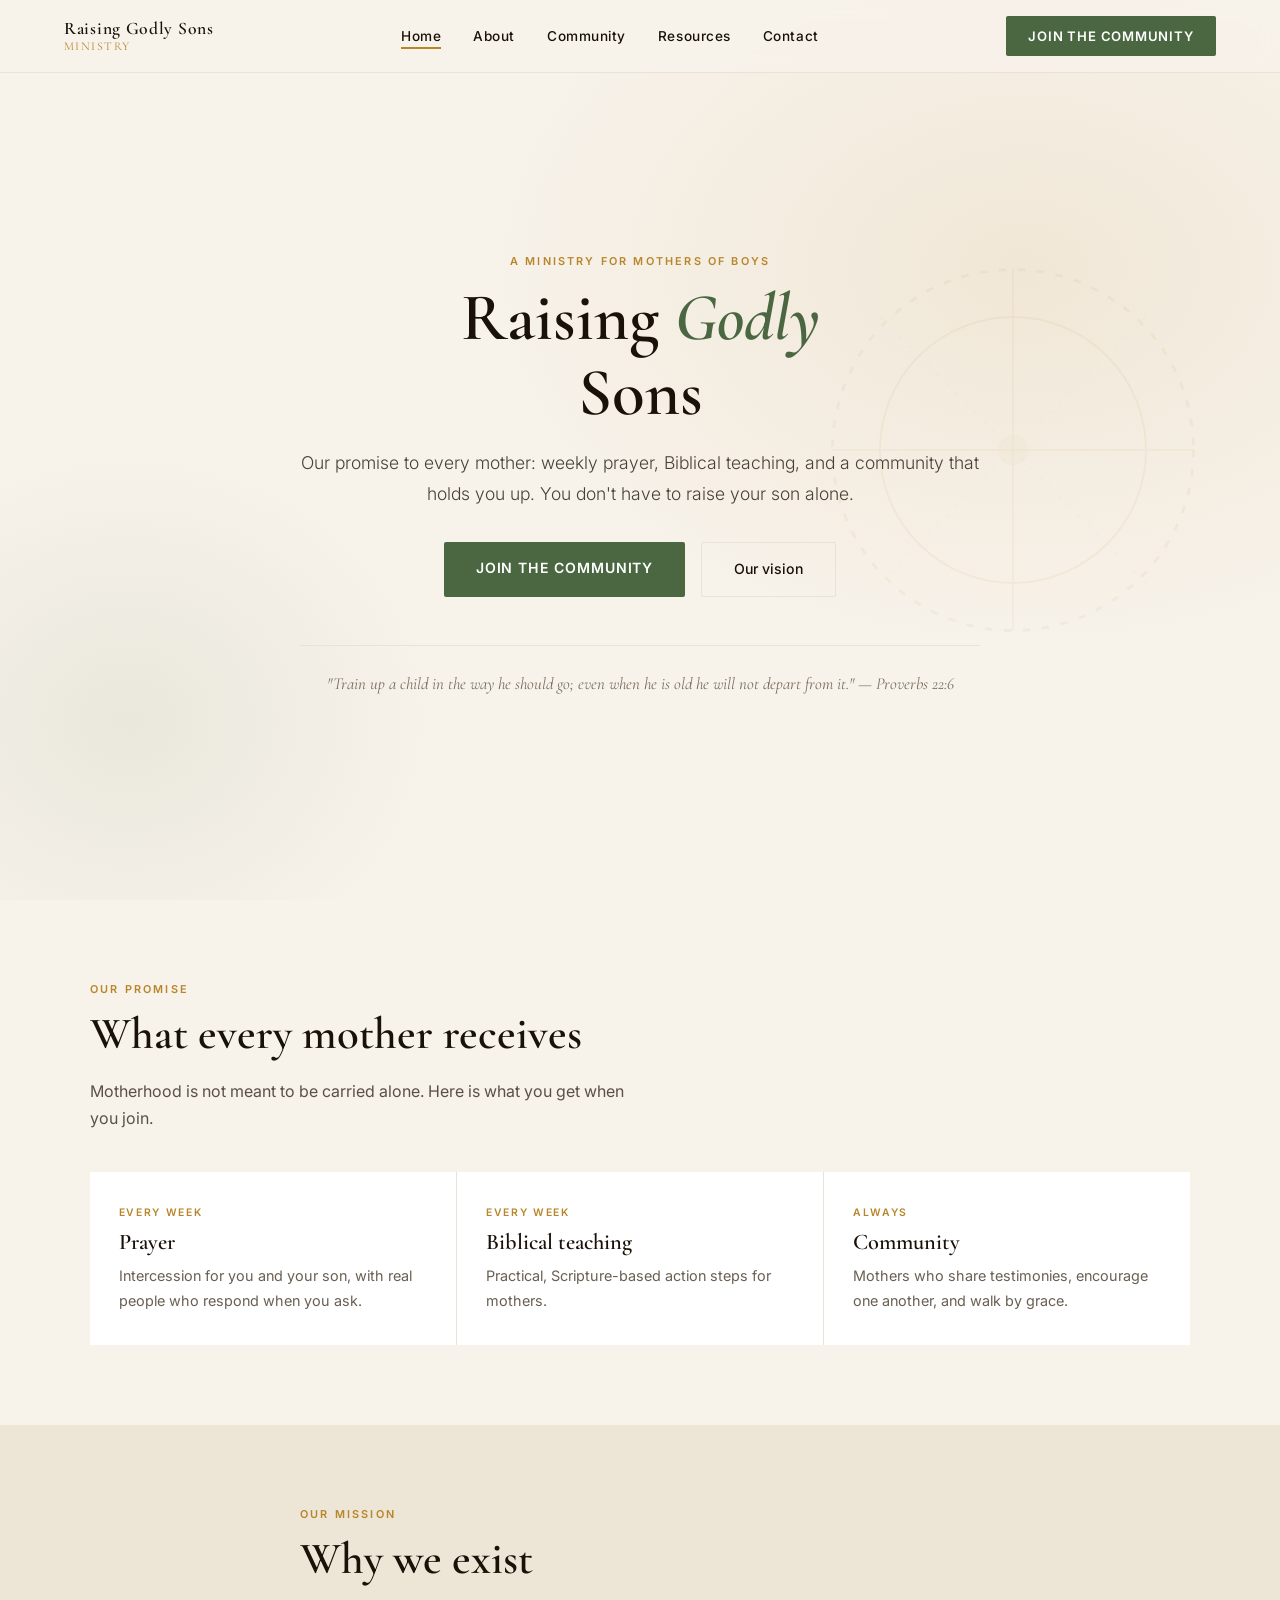
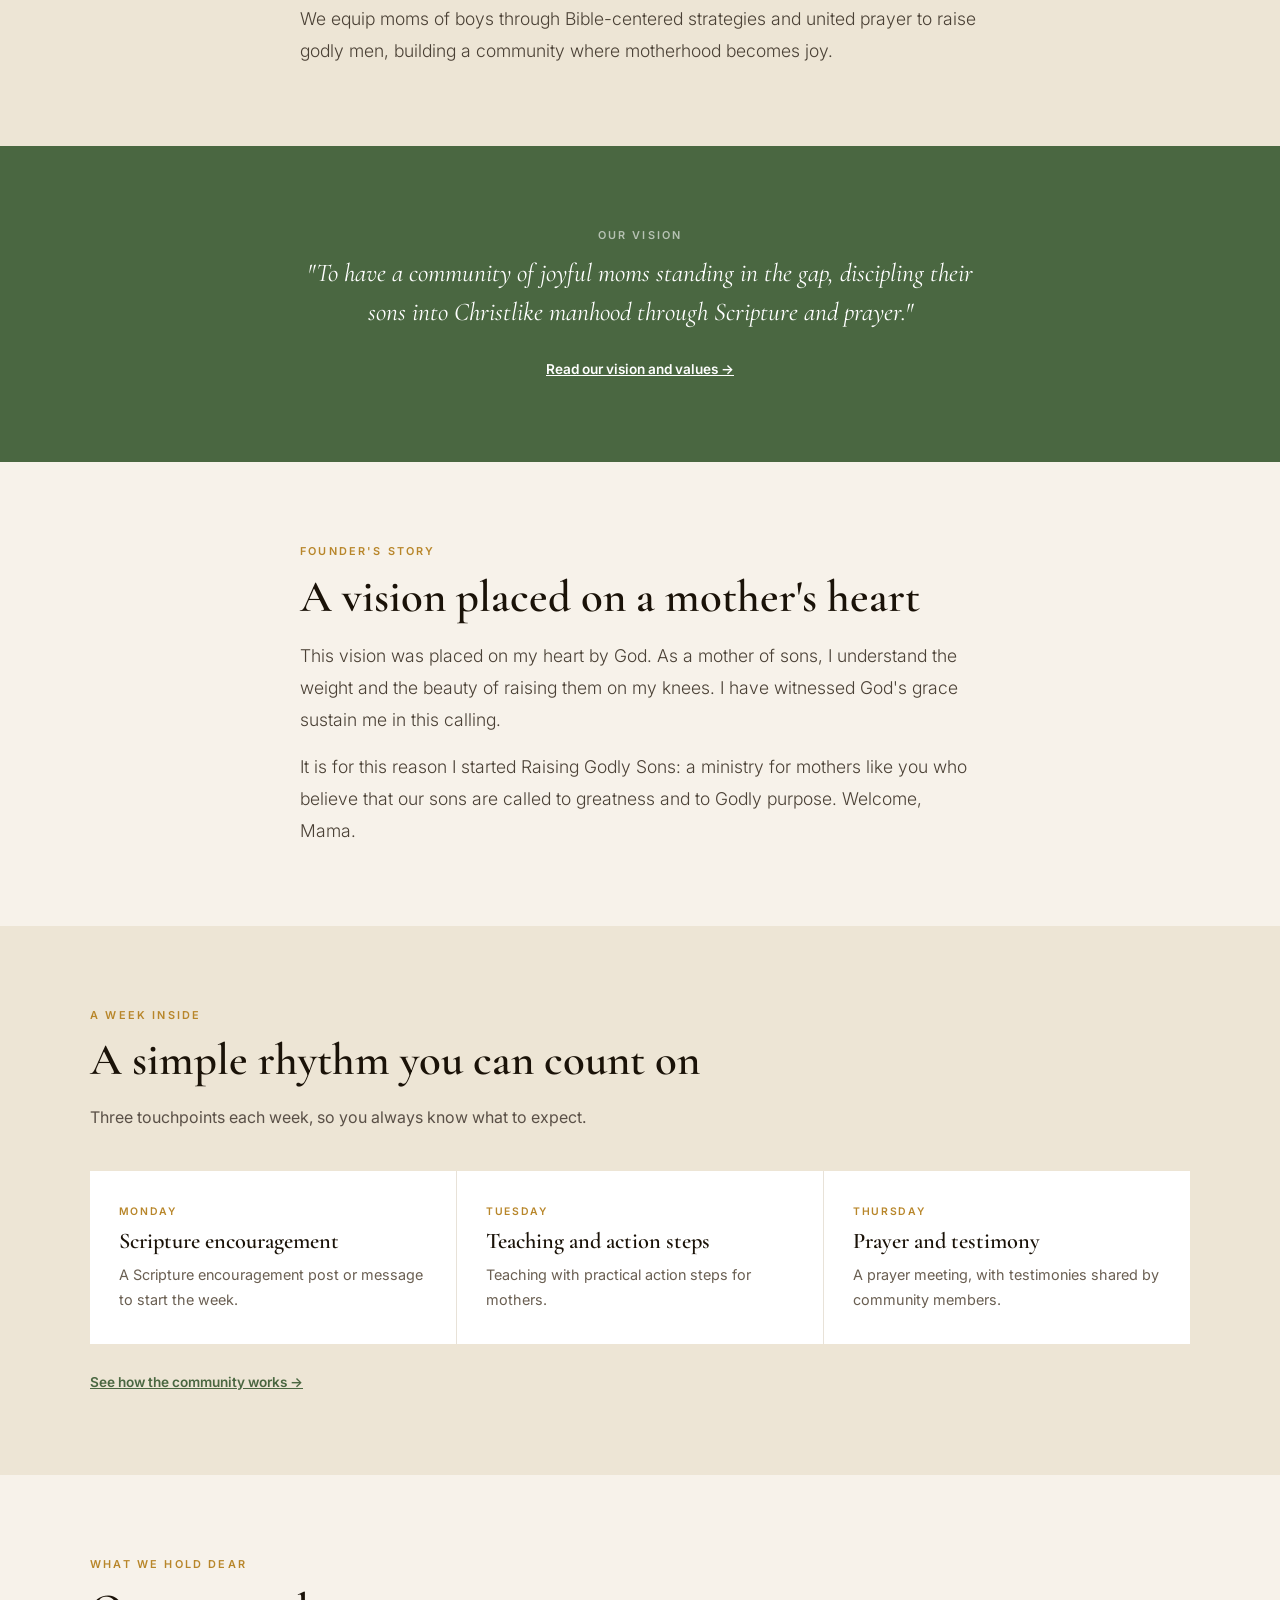
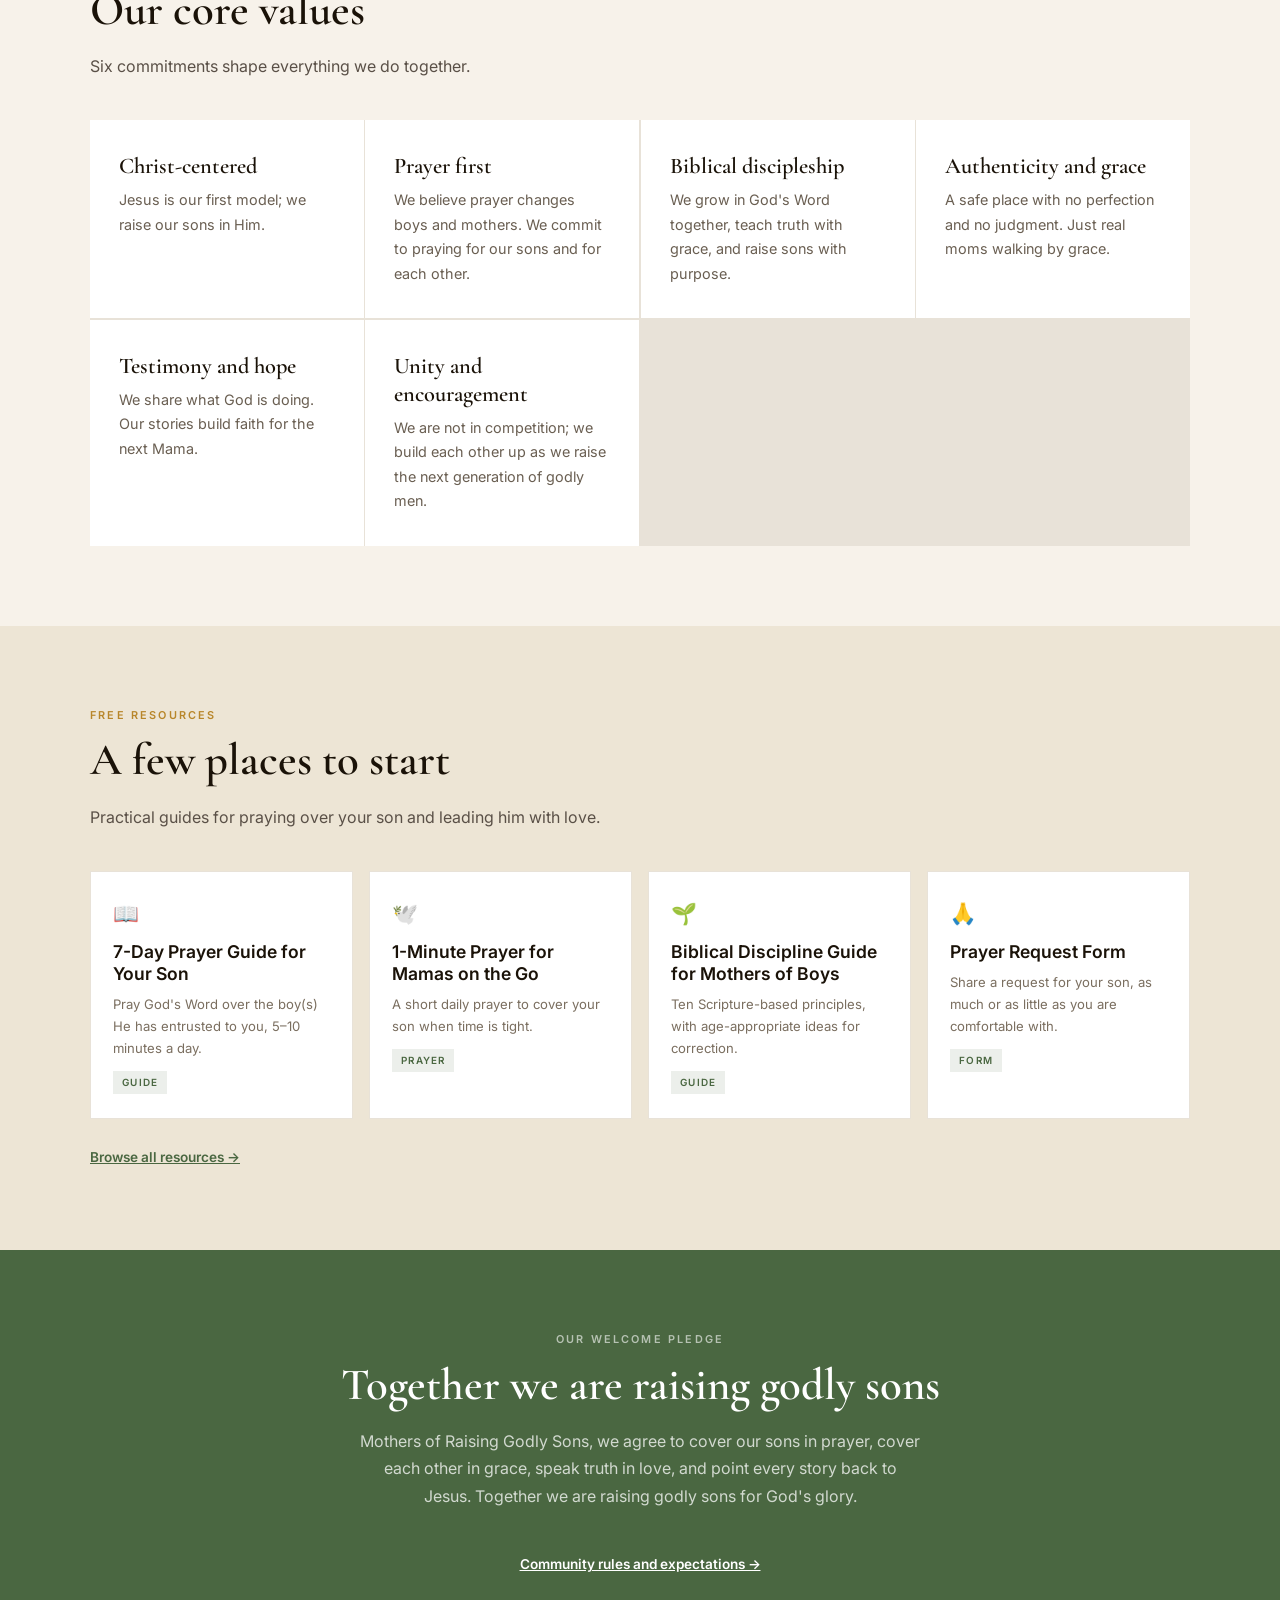
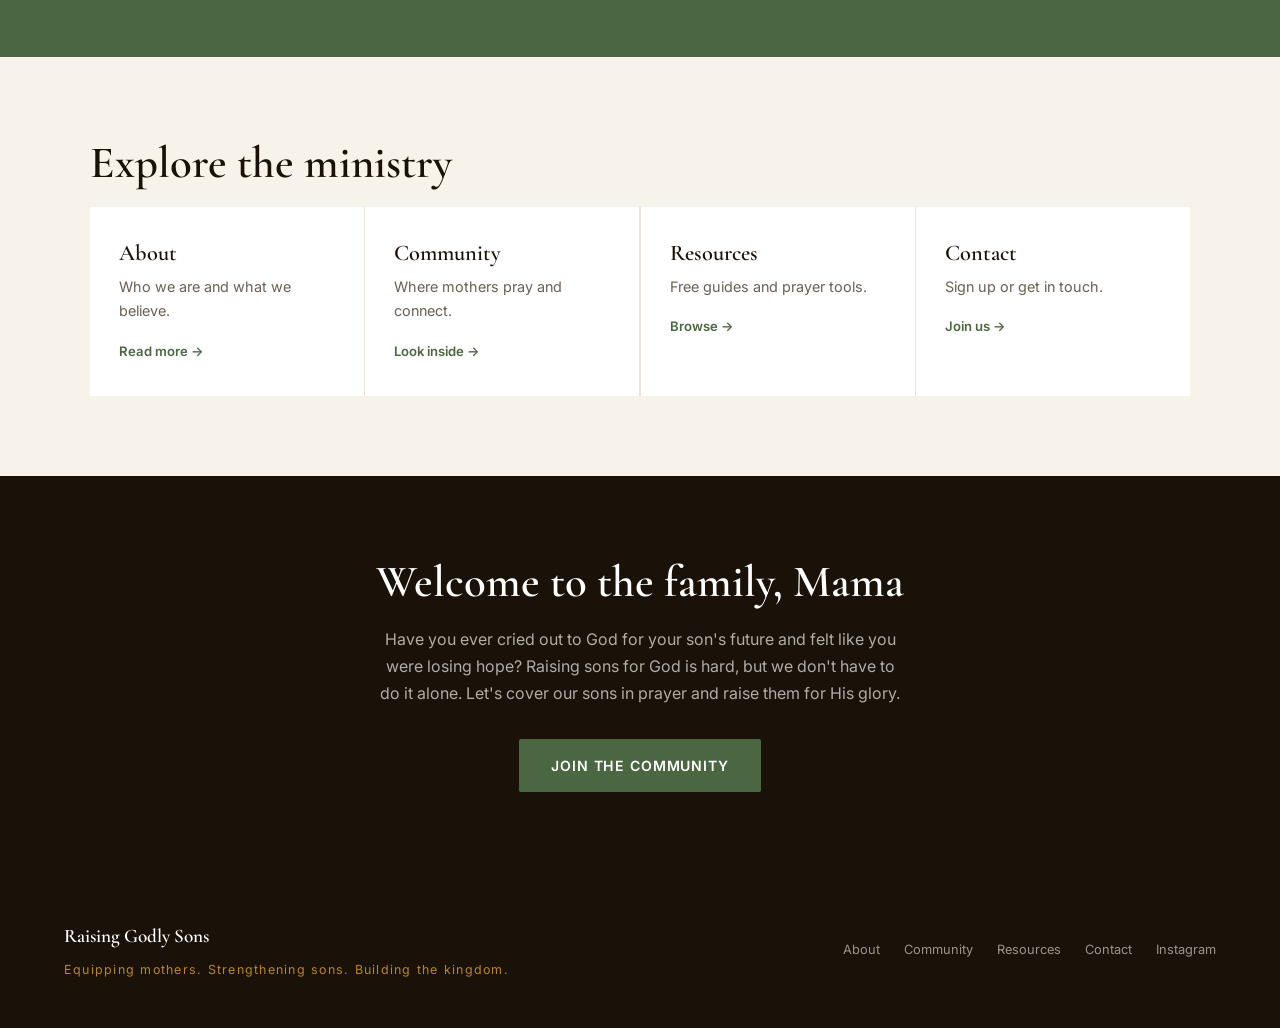
<file: index.html>
<!DOCTYPE html>
<html lang="en">
<head>
<meta charset="UTF-8">
<meta name="viewport" content="width=device-width, initial-scale=1.0">
<title>Raising Godly Sons — Equipping Mothers. Strengthening Sons.</title>
<link href="https://fonts.googleapis.com/css2?family=Cormorant+Garamond:ital,wght@0,400;0,600;1,400;1,600&family=Inter:wght@300;400;500;600&display=swap" rel="stylesheet">
<style>
:root{--ink:#1a1208;--warm:#f7f2ea;--parch:#ede5d5;--gold:#b8862a;--olive:#4a6741;--mist:#e8e2d8;--white:#fff}
*,*::before,*::after{box-sizing:border-box;margin:0;padding:0}
html{scroll-behavior:smooth}
body{font-family:'Inter',sans-serif;background:var(--warm);color:var(--ink);font-size:16px;line-height:1.7;overflow-x:hidden}
a:focus-visible,button:focus-visible,input:focus-visible,select:focus-visible,textarea:focus-visible{outline:2px solid var(--gold);outline-offset:2px}
nav{position:fixed;top:0;left:0;right:0;z-index:100;display:flex;align-items:center;justify-content:space-between;padding:1rem 5%;background:rgba(247,242,234,.94);backdrop-filter:blur(8px);border-bottom:1px solid var(--mist)}
.nav-logo{font-family:'Cormorant Garamond',serif;font-size:1.1rem;font-weight:600;letter-spacing:.04em;color:var(--ink);text-decoration:none;line-height:1.2}
.nav-logo span{display:block;font-weight:400;font-size:.75rem;color:var(--gold);letter-spacing:.12em;text-transform:uppercase}
.nav-links{display:flex;gap:2rem;list-style:none}
.nav-links a{text-decoration:none;color:var(--ink);font-size:.85rem;font-weight:500;letter-spacing:.04em;padding-bottom:3px;border-bottom:2px solid transparent;transition:color .2s}
.nav-links a:hover{color:var(--gold)}
.nav-links a.active{border-color:var(--gold)}
.nav-cta,.btn-primary{background:var(--olive);color:var(--white);padding:.55rem 1.4rem;border-radius:2px;font-size:.82rem;font-weight:600;letter-spacing:.06em;text-transform:uppercase;text-decoration:none;transition:background .2s;display:inline-block}
.btn-primary{padding:.9rem 2rem;font-size:.88rem}
.nav-cta:hover,.btn-primary:hover{background:var(--ink)}
.page-head{padding:150px 5% 70px;background:var(--parch);text-align:center}
.page-head-inner{max-width:680px;margin:0 auto}
.section-label{font-size:.68rem;font-weight:600;letter-spacing:.2em;text-transform:uppercase;color:var(--gold);margin-bottom:.6rem;display:block}
h1,h2,h3{font-family:'Cormorant Garamond',serif;font-weight:600;color:var(--ink)}
h1{font-size:clamp(2.6rem,6vw,4.2rem);line-height:1.12;margin-bottom:1rem}
h1 em{font-style:italic;color:var(--olive)}
h2{font-size:clamp(2rem,4vw,2.8rem);line-height:1.2;margin-bottom:1rem}
h3{font-size:1.4rem;line-height:1.25;margin-bottom:.5rem}
.lead{font-size:1.1rem;color:#4a4035;font-weight:300;line-height:1.8}
section{padding:80px 5%}
.wrap{max-width:1100px;margin:0 auto}
.narrow{max-width:680px}
.intro{color:#5a5047;margin-bottom:2.5rem;max-width:560px}
.alt{background:var(--parch)}
.dark{background:var(--olive);color:var(--white)}
.dark h2,.dark h3{color:var(--white)}
.dark .section-label{color:rgba(255,255,255,.6)}
.dark .intro{color:rgba(255,255,255,.75)}
.quote{font-family:'Cormorant Garamond',serif;font-style:italic;font-size:1.6rem;line-height:1.5;color:#4a4035;max-width:700px;margin:0 auto;text-align:center}
.grid{display:grid;grid-template-columns:repeat(auto-fit,minmax(260px,1fr));gap:1.5px;background:var(--mist)}
.card{background:var(--white);padding:2rem 1.8rem;transition:background .2s}
.card:hover{background:var(--parch)}
.card p{font-size:.9rem;color:#6a5f52}
.card .tag{font-size:.65rem;font-weight:600;letter-spacing:.16em;text-transform:uppercase;color:var(--gold);margin-bottom:.4rem}
.split{display:grid;grid-template-columns:1fr 1fr;gap:4rem;align-items:start}
.split p{color:#4a4035;margin-bottom:1rem;font-size:.97rem}
.sched-item{display:flex;border-bottom:1px solid rgba(255,255,255,.15)}
.sched-day{width:110px;flex-shrink:0;padding:1.1rem 1rem;font-size:.75rem;font-weight:600;letter-spacing:.12em;text-transform:uppercase;color:rgba(255,255,255,.6);border-right:1px solid rgba(255,255,255,.15)}
.sched-text{padding:1.1rem 1.2rem;font-size:.95rem;color:rgba(255,255,255,.9)}
.group{background:var(--white);border-left:3px solid var(--gold);padding:1.3rem 1.5rem;margin-bottom:1rem}
.group h3{font-size:1.2rem;margin-bottom:.2rem}
.group p{font-size:.88rem;color:#6a5f52}
.res{background:var(--white);border:1px solid var(--mist);padding:1.5rem 1.4rem;transition:border-color .2s}
.res:hover{border-color:var(--gold)}
.res .ic{font-size:1.3rem;margin-bottom:.6rem}
.res h3{font-size:1.1rem;font-family:'Inter',sans-serif;font-weight:600}
.res p{font-size:.82rem;color:#7a6e5f}
.res .badge{display:inline-block;margin-top:.7rem;font-size:.62rem;font-weight:600;letter-spacing:.12em;text-transform:uppercase;color:var(--olive);background:rgba(74,103,65,.1);padding:.2rem .55rem}
.res-grid{display:grid;grid-template-columns:repeat(auto-fill,minmax(230px,1fr));gap:1rem}
form{display:flex;flex-direction:column;gap:1rem}
label{font-size:.8rem;font-weight:600;color:#4a4035}
input,select,textarea{font-family:'Inter',sans-serif;font-size:.92rem;padding:.85rem 1rem;border:1px solid var(--mist);background:var(--white);border-radius:2px;width:100%;color:var(--ink)}
textarea{min-height:130px;resize:vertical}
.btn-gold{background:var(--gold);color:var(--white);border:none;cursor:pointer;padding:.95rem 2rem;font-family:'Inter',sans-serif;font-size:.88rem;font-weight:600;letter-spacing:.08em;text-transform:uppercase;border-radius:2px;transition:background .2s}
.btn-gold:hover{background:#9e7220}
.btn-wa{display:flex;align-items:center;justify-content:center;background:#1c8c4a;color:var(--white);padding:.9rem 2rem;border-radius:2px;font-size:.88rem;font-weight:600;text-decoration:none}
.btn-wa:hover{background:#15703a}
.note{font-size:.8rem;color:#7a6e5f;margin-top:.5rem}
.msg{display:none;background:rgba(74,103,65,.1);border-left:3px solid var(--olive);padding:1rem 1.2rem;font-size:.92rem}
.cta{text-align:center;background:var(--ink);color:var(--white)}
.cta h2{color:var(--white)}
.cta p{color:rgba(255,255,255,.65);margin:0 auto 2rem;max-width:520px}
footer{background:var(--ink);color:rgba(255,255,255,.45);padding:3rem 5%;display:grid;grid-template-columns:1fr auto;gap:2rem;align-items:center}
.footer-logo{font-family:'Cormorant Garamond',serif;font-size:1.2rem;font-weight:600;color:var(--white);margin-bottom:.4rem}
.footer-tagline{font-size:.78rem;letter-spacing:.1em;color:var(--gold)}
.footer-links{display:flex;gap:1.5rem;flex-wrap:wrap}
.footer-links a{color:rgba(255,255,255,.55);text-decoration:none;font-size:.8rem}
.footer-links a:hover{color:var(--gold)}
@media(max-width:768px){nav{padding:.8rem 4%}.nav-links{display:none}.page-head{padding:110px 4% 50px}section{padding:60px 4%}.split{grid-template-columns:1fr;gap:2rem}footer{grid-template-columns:1fr}.sched-day{width:90px}}
@media(prefers-reduced-motion:reduce){*{transition:none!important;scroll-behavior:auto!important}}
.menu-btn{display:none;background:none;border:1px solid var(--mist);border-radius:2px;font-size:1.2rem;line-height:1;padding:.4rem .7rem;cursor:pointer;color:var(--ink)}
@media(max-width:768px){.menu-btn{display:block;margin-left:auto;margin-right:.6rem}.nav-cta{padding:.5rem .9rem;font-size:.7rem}.nav-links.open{display:flex;flex-direction:column;gap:1rem;position:absolute;top:100%;left:0;right:0;background:var(--warm);padding:1.2rem 5%;border-bottom:1px solid var(--mist)}}
</style>
<style>
.hero{min-height:100vh;display:grid;place-items:center;padding:130px 5% 80px;text-align:center;position:relative;overflow:hidden;background:radial-gradient(ellipse 60% 60% at 80% 30%,rgba(184,134,42,.10),transparent 70%),radial-gradient(ellipse 40% 50% at 10% 80%,rgba(74,103,65,.08),transparent 60%),var(--warm)}
.hero-ornament{position:absolute;top:50%;right:6%;transform:translateY(-50%);width:380px;height:380px;opacity:.07}
.hero-inner{max-width:680px;position:relative}
.hero-actions{display:flex;gap:1rem;justify-content:center;flex-wrap:wrap;margin-top:2rem}
.btn-secondary{border:1.5px solid var(--mist);color:var(--ink);padding:.9rem 2rem;border-radius:2px;font-size:.88rem;font-weight:500;text-decoration:none;transition:border-color .2s,color .2s}
.btn-secondary:hover{border-color:var(--gold);color:var(--gold)}
.verse{margin-top:3rem;font-family:'Cormorant Garamond',serif;font-style:italic;font-size:1.05rem;color:#7a6e5f;border-top:1px solid var(--mist);padding-top:1.5rem}
a.card{display:block;color:inherit;text-decoration:none}
a.card .go{display:inline-block;margin-top:1rem;font-size:.82rem;font-weight:600;color:var(--olive)}
a.card:hover .go{color:var(--gold)}
@media(max-width:768px){.hero{padding:100px 4% 60px}.hero-ornament{display:none}}
</style>
</head>
<body>
<nav>
  <a href="index.html" class="nav-logo">Raising Godly Sons<span>Ministry</span></a>
  <ul class="nav-links">
    <li><a href="index.html" class="active">Home</a></li>
    <li><a href="about.html">About</a></li>
    <li><a href="community.html">Community</a></li>
    <li><a href="resources.html">Resources</a></li>
    <li><a href="contact.html">Contact</a></li>
  </ul>
  <button class="menu-btn" aria-label="Menu" aria-expanded="false">&#9776;</button>
  <a href="contact.html" class="nav-cta">Join the Community</a>
</nav>

<header class="hero">
  <div class="hero-ornament" aria-hidden="true">
    <svg viewBox="0 0 200 200" fill="none" xmlns="http://www.w3.org/2000/svg" width="100%" height="100%">
      <circle cx="100" cy="100" r="95" stroke="#b8862a" stroke-width="1.5" stroke-dasharray="4 6"/>
      <circle cx="100" cy="100" r="70" stroke="#b8862a" stroke-width="1"/>
      <line x1="100" y1="5" x2="100" y2="195" stroke="#b8862a" stroke-width="0.8"/>
      <line x1="5" y1="100" x2="195" y2="100" stroke="#b8862a" stroke-width="0.8"/>
      <line x1="30" y1="30" x2="170" y2="170" stroke="#b8862a" stroke-width="0.5" stroke-dasharray="2 5"/>
      <line x1="170" y1="30" x2="30" y2="170" stroke="#b8862a" stroke-width="0.5" stroke-dasharray="2 5"/>
      <circle cx="100" cy="100" r="8" fill="#b8862a" opacity="0.4"/>
    </svg>
  </div>
  <div class="hero-inner">
    <span class="section-label">A ministry for mothers of boys</span>
    <h1>Raising <em>Godly</em><br>Sons</h1>
    <p class="lead">Our promise to every mother: weekly prayer, Biblical teaching, and a community that holds you up. You don't have to raise your son alone.</p>
    <div class="hero-actions">
      <a href="contact.html" class="btn-primary">Join the community</a>
      <a href="about.html" class="btn-secondary">Our vision</a>
    </div>
    <p class="verse">"Train up a child in the way he should go; even when he is old he will not depart from it." — Proverbs 22:6</p>
  </div>
</header>

<section>
  <div class="wrap">
    <span class="section-label">Our promise</span>
    <h2>What every mother receives</h2>
    <p class="intro">Motherhood is not meant to be carried alone. Here is what you get when you join.</p>
    <div class="grid">
      <div class="card"><p class="tag">Every week</p><h3>Prayer</h3><p>Intercession for you and your son, with real people who respond when you ask.</p></div>
      <div class="card"><p class="tag">Every week</p><h3>Biblical teaching</h3><p>Practical, Scripture-based action steps for mothers.</p></div>
      <div class="card"><p class="tag">Always</p><h3>Community</h3><p>Mothers who share testimonies, encourage one another, and walk by grace.</p></div>
    </div>
  </div>
</section>

<section class="alt">
  <div class="wrap narrow">
    <span class="section-label">Our mission</span>
    <h2>Why we exist</h2>
    <p class="lead">We equip moms of boys through Bible-centered strategies and united prayer to raise godly men, building a community where motherhood becomes joy.</p>
  </div>
</section>

<section class="dark">
  <div class="wrap">
    <span class="section-label" style="text-align:center">Our vision</span>
    <p class="quote" style="color:#fff">"To have a community of joyful moms standing in the gap, discipling their sons into Christlike manhood through Scripture and prayer."</p>
    <p style="text-align:center;margin-top:1.5rem"><a href="about.html" style="color:#fff;font-size:.85rem;font-weight:600">Read our vision and values →</a></p>
  </div>
</section>

<section>
  <div class="wrap narrow">
    <span class="section-label">Founder's story</span>
    <h2>A vision placed on a mother's heart</h2>
    <p class="lead">This vision was placed on my heart by God. As a mother of sons, I understand the weight and the beauty of raising them on my knees. I have witnessed God's grace sustain me in this calling.</p>
    <p class="lead" style="margin-top:1rem">It is for this reason I started Raising Godly Sons: a ministry for mothers like you who believe that our sons are called to greatness and to Godly purpose. Welcome, Mama.</p>
  </div>
</section>

<section class="alt">
  <div class="wrap">
    <span class="section-label">A week inside</span>
    <h2>A simple rhythm you can count on</h2>
    <p class="intro">Three touchpoints each week, so you always know what to expect.</p>
    <div class="grid">
      <div class="card"><p class="tag">Monday</p><h3>Scripture encouragement</h3><p>A Scripture encouragement post or message to start the week.</p></div>
      <div class="card"><p class="tag">Tuesday</p><h3>Teaching and action steps</h3><p>Teaching with practical action steps for mothers.</p></div>
      <div class="card"><p class="tag">Thursday</p><h3>Prayer and testimony</h3><p>A prayer meeting, with testimonies shared by community members.</p></div>
    </div>
    <p style="margin-top:1.5rem"><a href="community.html" style="color:var(--olive);font-size:.85rem;font-weight:600">See how the community works →</a></p>
  </div>
</section>

<section>
  <div class="wrap">
    <span class="section-label">What we hold dear</span>
    <h2>Our core values</h2>
    <p class="intro">Six commitments shape everything we do together.</p>
    <div class="grid">
      <div class="card"><h3>Christ-centered</h3><p>Jesus is our first model; we raise our sons in Him.</p></div>
      <div class="card"><h3>Prayer first</h3><p>We believe prayer changes boys and mothers. We commit to praying for our sons and for each other.</p></div>
      <div class="card"><h3>Biblical discipleship</h3><p>We grow in God's Word together, teach truth with grace, and raise sons with purpose.</p></div>
      <div class="card"><h3>Authenticity and grace</h3><p>A safe place with no perfection and no judgment. Just real moms walking by grace.</p></div>
      <div class="card"><h3>Testimony and hope</h3><p>We share what God is doing. Our stories build faith for the next Mama.</p></div>
      <div class="card"><h3>Unity and encouragement</h3><p>We are not in competition; we build each other up as we raise the next generation of godly men.</p></div>
    </div>
  </div>
</section>

<section class="alt">
  <div class="wrap">
    <span class="section-label">Free resources</span>
    <h2>A few places to start</h2>
    <p class="intro">Practical guides for praying over your son and leading him with love.</p>
    <div class="res-grid">
      <div class="res"><div class="ic">📖</div><h3>7-Day Prayer Guide for Your Son</h3><p>Pray God's Word over the boy(s) He has entrusted to you, 5–10 minutes a day.</p><span class="badge">Guide</span></div>
      <div class="res"><div class="ic">🕊️</div><h3>1-Minute Prayer for Mamas on the Go</h3><p>A short daily prayer to cover your son when time is tight.</p><span class="badge">Prayer</span></div>
      <div class="res"><div class="ic">🌱</div><h3>Biblical Discipline Guide for Mothers of Boys</h3><p>Ten Scripture-based principles, with age-appropriate ideas for correction.</p><span class="badge">Guide</span></div>
      <div class="res"><div class="ic">🙏</div><h3>Prayer Request Form</h3><p>Share a request for your son, as much or as little as you are comfortable with.</p><span class="badge">Form</span></div>
    </div>
    <p style="margin-top:1.5rem"><a href="resources.html" style="color:var(--olive);font-size:.85rem;font-weight:600">Browse all resources →</a></p>
  </div>
</section>

<section class="dark">
  <div class="wrap" style="max-width:760px;text-align:center">
    <span class="section-label">Our welcome pledge</span>
    <h2>Together we are raising godly sons</h2>
    <p class="intro" style="margin-left:auto;margin-right:auto">Mothers of Raising Godly Sons, we agree to cover our sons in prayer, cover each other in grace, speak truth in love, and point every story back to Jesus. Together we are raising godly sons for God's glory.</p>
    <a href="community.html" style="color:#fff;font-size:.85rem;font-weight:600">Community rules and expectations →</a>
  </div>
</section>

<section>
  <div class="wrap">
    <h2>Explore the ministry</h2>
    <div class="grid">
      <a href="about.html" class="card"><h3>About</h3><p>Who we are and what we believe.</p><span class="go">Read more →</span></a>
      <a href="community.html" class="card"><h3>Community</h3><p>Where mothers pray and connect.</p><span class="go">Look inside →</span></a>
      <a href="resources.html" class="card"><h3>Resources</h3><p>Free guides and prayer tools.</p><span class="go">Browse →</span></a>
      <a href="contact.html" class="card"><h3>Contact</h3><p>Sign up or get in touch.</p><span class="go">Join us →</span></a>
    </div>
  </div>
</section>

<section class="cta">
  <div class="wrap">
    <h2>Welcome to the family, Mama</h2>
    <p>Have you ever cried out to God for your son's future and felt like you were losing hope? Raising sons for God is hard, but we don't have to do it alone. Let's cover our sons in prayer and raise them for His glory.</p>
    <a href="contact.html" class="btn-primary">Join the community</a>
  </div>
</section>

<footer>
  <div><div class="footer-logo">Raising Godly Sons</div><div class="footer-tagline">Equipping mothers. Strengthening sons. Building the kingdom.</div></div>
  <div class="footer-links"><a href="about.html">About</a><a href="community.html">Community</a><a href="resources.html">Resources</a><a href="contact.html">Contact</a><a href="https://instagram.com/raisinggodlysons_" target="_blank" rel="noopener">Instagram</a></div>
</footer>
<script>document.querySelector('.menu-btn').addEventListener('click',function(){var o=document.querySelector('.nav-links').classList.toggle('open');this.setAttribute('aria-expanded',o)});</script>
</body>
</html>
</file>
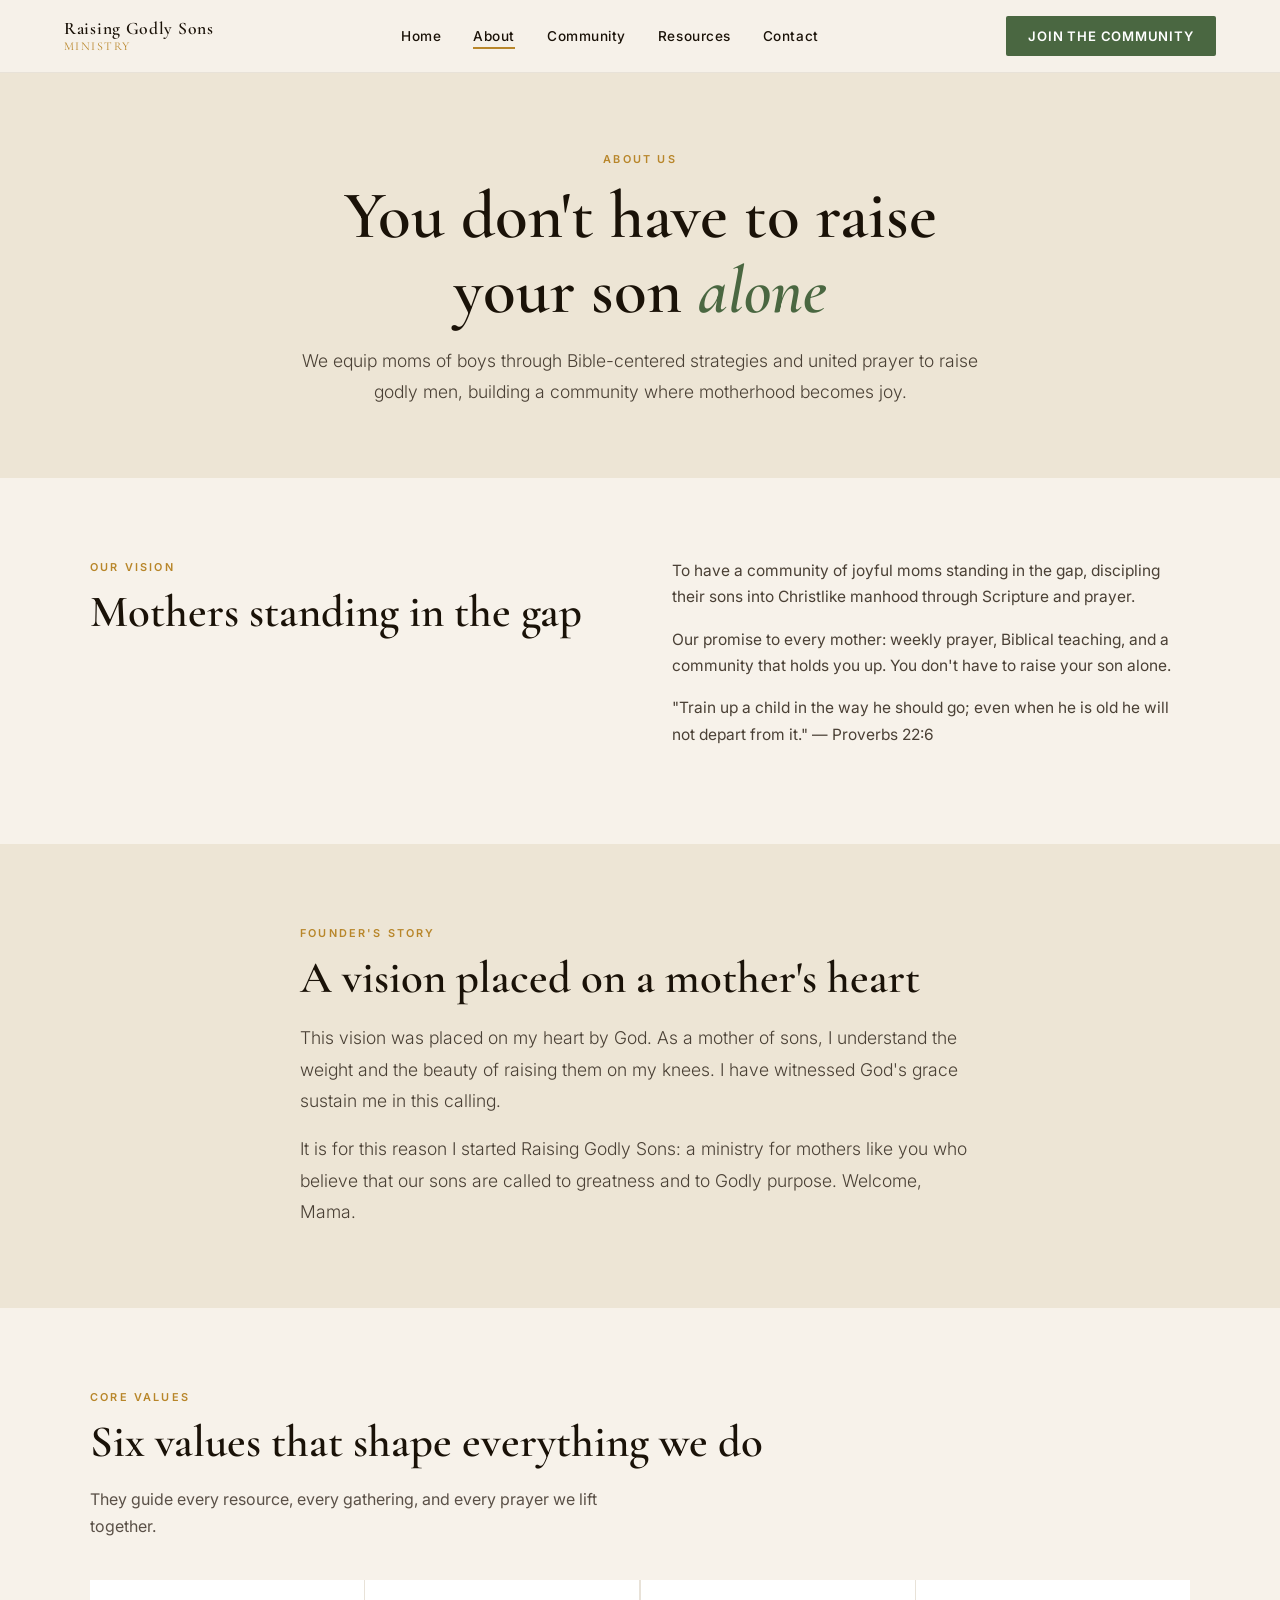
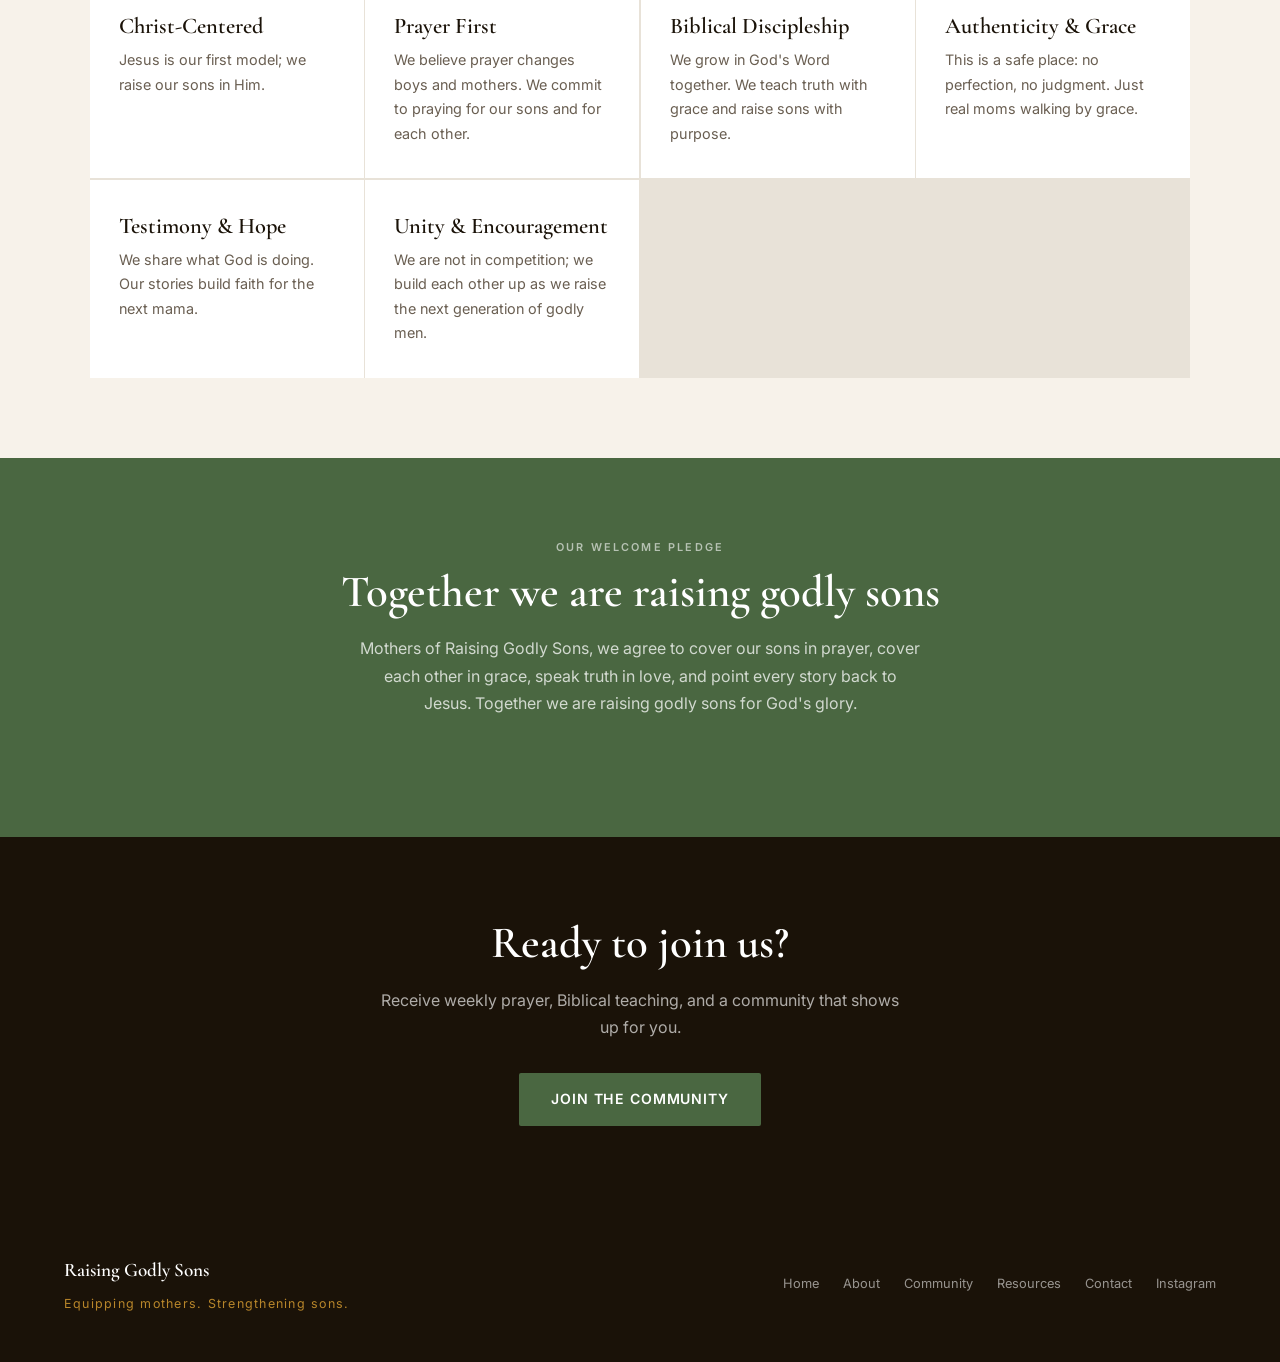
<file: about.html>
<!DOCTYPE html>
<html lang="en">
<head>
<meta charset="UTF-8">
<meta name="viewport" content="width=device-width, initial-scale=1.0">
<title>About — Raising Godly Sons</title>
<link href="https://fonts.googleapis.com/css2?family=Cormorant+Garamond:ital,wght@0,400;0,600;1,400;1,600&family=Inter:wght@300;400;500;600&display=swap" rel="stylesheet">
<style>
:root{--ink:#1a1208;--warm:#f7f2ea;--parch:#ede5d5;--gold:#b8862a;--olive:#4a6741;--mist:#e8e2d8;--white:#fff}
*,*::before,*::after{box-sizing:border-box;margin:0;padding:0}
html{scroll-behavior:smooth}
body{font-family:'Inter',sans-serif;background:var(--warm);color:var(--ink);font-size:16px;line-height:1.7;overflow-x:hidden}
a:focus-visible,button:focus-visible,input:focus-visible,select:focus-visible,textarea:focus-visible{outline:2px solid var(--gold);outline-offset:2px}
nav{position:fixed;top:0;left:0;right:0;z-index:100;display:flex;align-items:center;justify-content:space-between;padding:1rem 5%;background:rgba(247,242,234,.94);backdrop-filter:blur(8px);border-bottom:1px solid var(--mist)}
.nav-logo{font-family:'Cormorant Garamond',serif;font-size:1.1rem;font-weight:600;letter-spacing:.04em;color:var(--ink);text-decoration:none;line-height:1.2}
.nav-logo span{display:block;font-weight:400;font-size:.75rem;color:var(--gold);letter-spacing:.12em;text-transform:uppercase}
.nav-links{display:flex;gap:2rem;list-style:none}
.nav-links a{text-decoration:none;color:var(--ink);font-size:.85rem;font-weight:500;letter-spacing:.04em;padding-bottom:3px;border-bottom:2px solid transparent;transition:color .2s}
.nav-links a:hover{color:var(--gold)}
.nav-links a.active{border-color:var(--gold)}
.nav-cta,.btn-primary{background:var(--olive);color:var(--white);padding:.55rem 1.4rem;border-radius:2px;font-size:.82rem;font-weight:600;letter-spacing:.06em;text-transform:uppercase;text-decoration:none;transition:background .2s;display:inline-block}
.btn-primary{padding:.9rem 2rem;font-size:.88rem}
.nav-cta:hover,.btn-primary:hover{background:var(--ink)}
.page-head{padding:150px 5% 70px;background:var(--parch);text-align:center}
.page-head-inner{max-width:680px;margin:0 auto}
.section-label{font-size:.68rem;font-weight:600;letter-spacing:.2em;text-transform:uppercase;color:var(--gold);margin-bottom:.6rem;display:block}
h1,h2,h3{font-family:'Cormorant Garamond',serif;font-weight:600;color:var(--ink)}
h1{font-size:clamp(2.6rem,6vw,4.2rem);line-height:1.12;margin-bottom:1rem}
h1 em{font-style:italic;color:var(--olive)}
h2{font-size:clamp(2rem,4vw,2.8rem);line-height:1.2;margin-bottom:1rem}
h3{font-size:1.4rem;line-height:1.25;margin-bottom:.5rem}
.lead{font-size:1.1rem;color:#4a4035;font-weight:300;line-height:1.8}
section{padding:80px 5%}
.wrap{max-width:1100px;margin:0 auto}
.narrow{max-width:680px}
.intro{color:#5a5047;margin-bottom:2.5rem;max-width:560px}
.alt{background:var(--parch)}
.dark{background:var(--olive);color:var(--white)}
.dark h2,.dark h3{color:var(--white)}
.dark .section-label{color:rgba(255,255,255,.6)}
.dark .intro{color:rgba(255,255,255,.75)}
.quote{font-family:'Cormorant Garamond',serif;font-style:italic;font-size:1.6rem;line-height:1.5;color:#4a4035;max-width:700px;margin:0 auto;text-align:center}
.grid{display:grid;grid-template-columns:repeat(auto-fit,minmax(260px,1fr));gap:1.5px;background:var(--mist)}
.card{background:var(--white);padding:2rem 1.8rem;transition:background .2s}
.card:hover{background:var(--parch)}
.card p{font-size:.9rem;color:#6a5f52}
.card .tag{font-size:.65rem;font-weight:600;letter-spacing:.16em;text-transform:uppercase;color:var(--gold);margin-bottom:.4rem}
.split{display:grid;grid-template-columns:1fr 1fr;gap:4rem;align-items:start}
.split p{color:#4a4035;margin-bottom:1rem;font-size:.97rem}
.sched-item{display:flex;border-bottom:1px solid rgba(255,255,255,.15)}
.sched-day{width:110px;flex-shrink:0;padding:1.1rem 1rem;font-size:.75rem;font-weight:600;letter-spacing:.12em;text-transform:uppercase;color:rgba(255,255,255,.6);border-right:1px solid rgba(255,255,255,.15)}
.sched-text{padding:1.1rem 1.2rem;font-size:.95rem;color:rgba(255,255,255,.9)}
.group{background:var(--white);border-left:3px solid var(--gold);padding:1.3rem 1.5rem;margin-bottom:1rem}
.group h3{font-size:1.2rem;margin-bottom:.2rem}
.group p{font-size:.88rem;color:#6a5f52}
.res{background:var(--white);border:1px solid var(--mist);padding:1.5rem 1.4rem;transition:border-color .2s}
.res:hover{border-color:var(--gold)}
.res .ic{font-size:1.3rem;margin-bottom:.6rem}
.res h3{font-size:1.1rem;font-family:'Inter',sans-serif;font-weight:600}
.res p{font-size:.82rem;color:#7a6e5f}
.res .badge{display:inline-block;margin-top:.7rem;font-size:.62rem;font-weight:600;letter-spacing:.12em;text-transform:uppercase;color:var(--olive);background:rgba(74,103,65,.1);padding:.2rem .55rem}
.res-grid{display:grid;grid-template-columns:repeat(auto-fill,minmax(230px,1fr));gap:1rem}
form{display:flex;flex-direction:column;gap:1rem}
label{font-size:.8rem;font-weight:600;color:#4a4035}
input,select,textarea{font-family:'Inter',sans-serif;font-size:.92rem;padding:.85rem 1rem;border:1px solid var(--mist);background:var(--white);border-radius:2px;width:100%;color:var(--ink)}
textarea{min-height:130px;resize:vertical}
.btn-gold{background:var(--gold);color:var(--white);border:none;cursor:pointer;padding:.95rem 2rem;font-family:'Inter',sans-serif;font-size:.88rem;font-weight:600;letter-spacing:.08em;text-transform:uppercase;border-radius:2px;transition:background .2s}
.btn-gold:hover{background:#9e7220}
.btn-wa{display:flex;align-items:center;justify-content:center;background:#1c8c4a;color:var(--white);padding:.9rem 2rem;border-radius:2px;font-size:.88rem;font-weight:600;text-decoration:none}
.btn-wa:hover{background:#15703a}
.note{font-size:.8rem;color:#7a6e5f;margin-top:.5rem}
.msg{display:none;background:rgba(74,103,65,.1);border-left:3px solid var(--olive);padding:1rem 1.2rem;font-size:.92rem}
.cta{text-align:center;background:var(--ink);color:var(--white)}
.cta h2{color:var(--white)}
.cta p{color:rgba(255,255,255,.65);margin:0 auto 2rem;max-width:520px}
footer{background:var(--ink);color:rgba(255,255,255,.45);padding:3rem 5%;display:grid;grid-template-columns:1fr auto;gap:2rem;align-items:center}
.footer-logo{font-family:'Cormorant Garamond',serif;font-size:1.2rem;font-weight:600;color:var(--white);margin-bottom:.4rem}
.footer-tagline{font-size:.78rem;letter-spacing:.1em;color:var(--gold)}
.footer-links{display:flex;gap:1.5rem;flex-wrap:wrap}
.footer-links a{color:rgba(255,255,255,.55);text-decoration:none;font-size:.8rem}
.footer-links a:hover{color:var(--gold)}
@media(max-width:768px){nav{padding:.8rem 4%}.nav-links{display:none}.page-head{padding:110px 4% 50px}section{padding:60px 4%}.split{grid-template-columns:1fr;gap:2rem}footer{grid-template-columns:1fr}.sched-day{width:90px}}
@media(prefers-reduced-motion:reduce){*{transition:none!important;scroll-behavior:auto!important}}
.menu-btn{display:none;background:none;border:1px solid var(--mist);border-radius:2px;font-size:1.2rem;line-height:1;padding:.4rem .7rem;cursor:pointer;color:var(--ink)}
@media(max-width:768px){.menu-btn{display:block;margin-left:auto;margin-right:.6rem}.nav-cta{padding:.5rem .9rem;font-size:.7rem}.nav-links.open{display:flex;flex-direction:column;gap:1rem;position:absolute;top:100%;left:0;right:0;background:var(--warm);padding:1.2rem 5%;border-bottom:1px solid var(--mist)}}
</style>
</head>
<body>
<nav>
  <a href="index.html" class="nav-logo">Raising Godly Sons<span>Ministry</span></a>
  <ul class="nav-links"><li><a href="index.html">Home</a></li><li><a href="about.html" class="active">About</a></li><li><a href="community.html">Community</a></li><li><a href="resources.html">Resources</a></li><li><a href="contact.html">Contact</a></li></ul>
  <button class="menu-btn" aria-label="Menu" aria-expanded="false">&#9776;</button>
  <a href="contact.html" class="nav-cta">Join the Community</a>
</nav>
<header class="page-head">
  <div class="page-head-inner">
    <span class="section-label">About us</span>
    <h1>You don't have to raise your son <em>alone</em></h1>
    <p class="lead">We equip moms of boys through Bible-centered strategies and united prayer to raise godly men, building a community where motherhood becomes joy.</p>
  </div>
</header>

<section>
  <div class="wrap split">
    <div>
      <span class="section-label">Our vision</span>
      <h2>Mothers standing in the gap</h2>
    </div>
    <div>
      <p>To have a community of joyful moms standing in the gap, discipling their sons into Christlike manhood through Scripture and prayer.</p>
      <p>Our promise to every mother: weekly prayer, Biblical teaching, and a community that holds you up. You don't have to raise your son alone.</p>
      <p>"Train up a child in the way he should go; even when he is old he will not depart from it." — Proverbs 22:6</p>
    </div>
  </div>
</section>

<section class="alt">
  <div class="wrap narrow">
    <span class="section-label">Founder's story</span>
    <h2>A vision placed on a mother's heart</h2>
    <p class="lead">This vision was placed on my heart by God. As a mother of sons, I understand the weight and the beauty of raising them on my knees. I have witnessed God's grace sustain me in this calling.</p>
    <p class="lead" style="margin-top:1rem">It is for this reason I started Raising Godly Sons: a ministry for mothers like you who believe that our sons are called to greatness and to Godly purpose. Welcome, Mama.</p>
  </div>
</section>

<section>
  <div class="wrap">
    <span class="section-label">Core values</span>
    <h2>Six values that shape everything we do</h2>
    <p class="intro">They guide every resource, every gathering, and every prayer we lift together.</p>
    <div class="grid"><div class="card"><h3>Christ-Centered</h3><p>Jesus is our first model; we raise our sons in Him.</p></div><div class="card"><h3>Prayer First</h3><p>We believe prayer changes boys and mothers. We commit to praying for our sons and for each other.</p></div><div class="card"><h3>Biblical Discipleship</h3><p>We grow in God's Word together. We teach truth with grace and raise sons with purpose.</p></div><div class="card"><h3>Authenticity &amp; Grace</h3><p>This is a safe place: no perfection, no judgment. Just real moms walking by grace.</p></div><div class="card"><h3>Testimony &amp; Hope</h3><p>We share what God is doing. Our stories build faith for the next mama.</p></div><div class="card"><h3>Unity &amp; Encouragement</h3><p>We are not in competition; we build each other up as we raise the next generation of godly men.</p></div></div>
  </div>
</section>

<section class="dark">
  <div class="wrap" style="max-width:760px;text-align:center">
    <span class="section-label">Our welcome pledge</span>
    <h2>Together we are raising godly sons</h2>
    <p class="intro" style="margin-left:auto;margin-right:auto">Mothers of Raising Godly Sons, we agree to cover our sons in prayer, cover each other in grace, speak truth in love, and point every story back to Jesus. Together we are raising godly sons for God's glory.</p>
  </div>
</section>

<section class="cta">
  <div class="wrap">
    <h2>Ready to join us?</h2>
    <p>Receive weekly prayer, Biblical teaching, and a community that shows up for you.</p>
    <a href="contact.html" class="btn-primary">Join the community</a>
  </div>
</section>

<footer>
  <div><div class="footer-logo">Raising Godly Sons</div><div class="footer-tagline">Equipping mothers. Strengthening sons.</div></div>
  <div class="footer-links"><a href="index.html">Home</a><a href="about.html">About</a><a href="community.html">Community</a><a href="resources.html">Resources</a><a href="contact.html">Contact</a><a href="https://instagram.com/raisinggodlysons_" target="_blank" rel="noopener">Instagram</a></div>
</footer>
<script>document.querySelector('.menu-btn').addEventListener('click',function(){var o=document.querySelector('.nav-links').classList.toggle('open');this.setAttribute('aria-expanded',o)});</script>
</body>
</html>
</file>
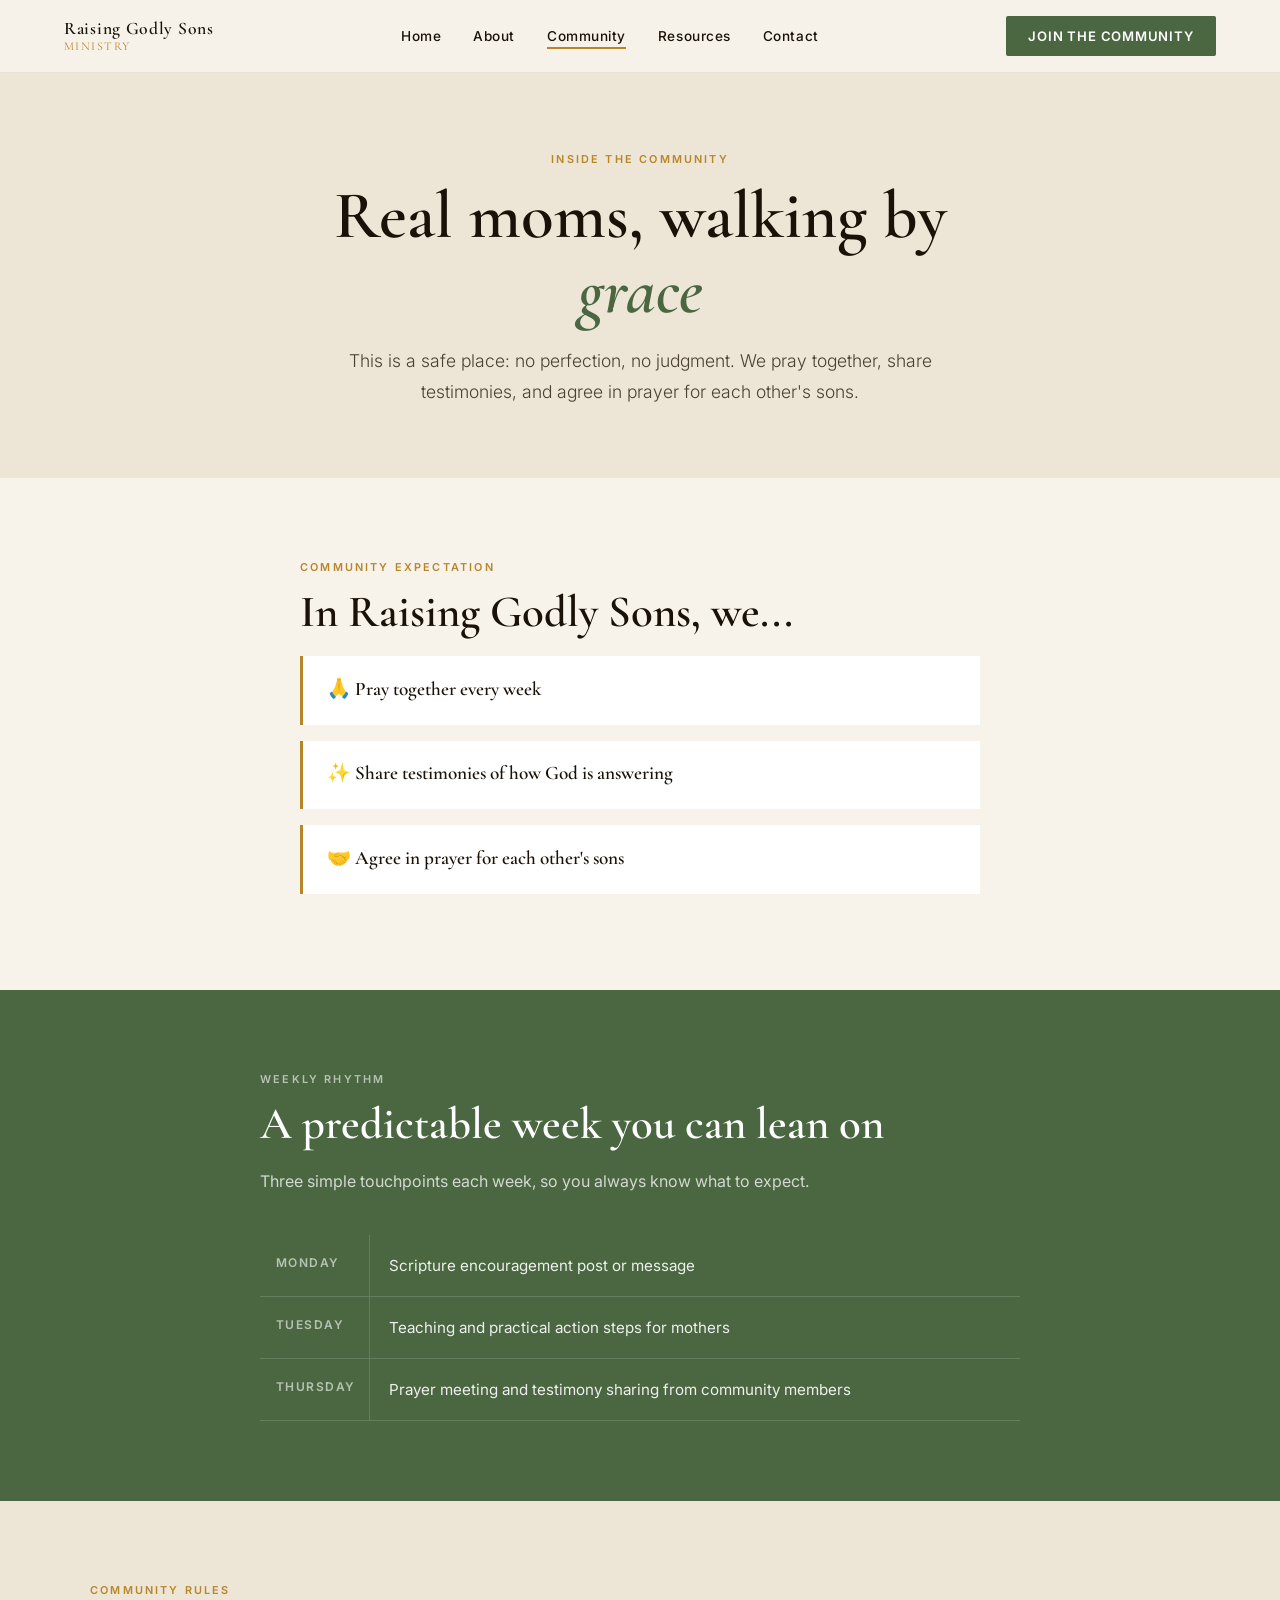
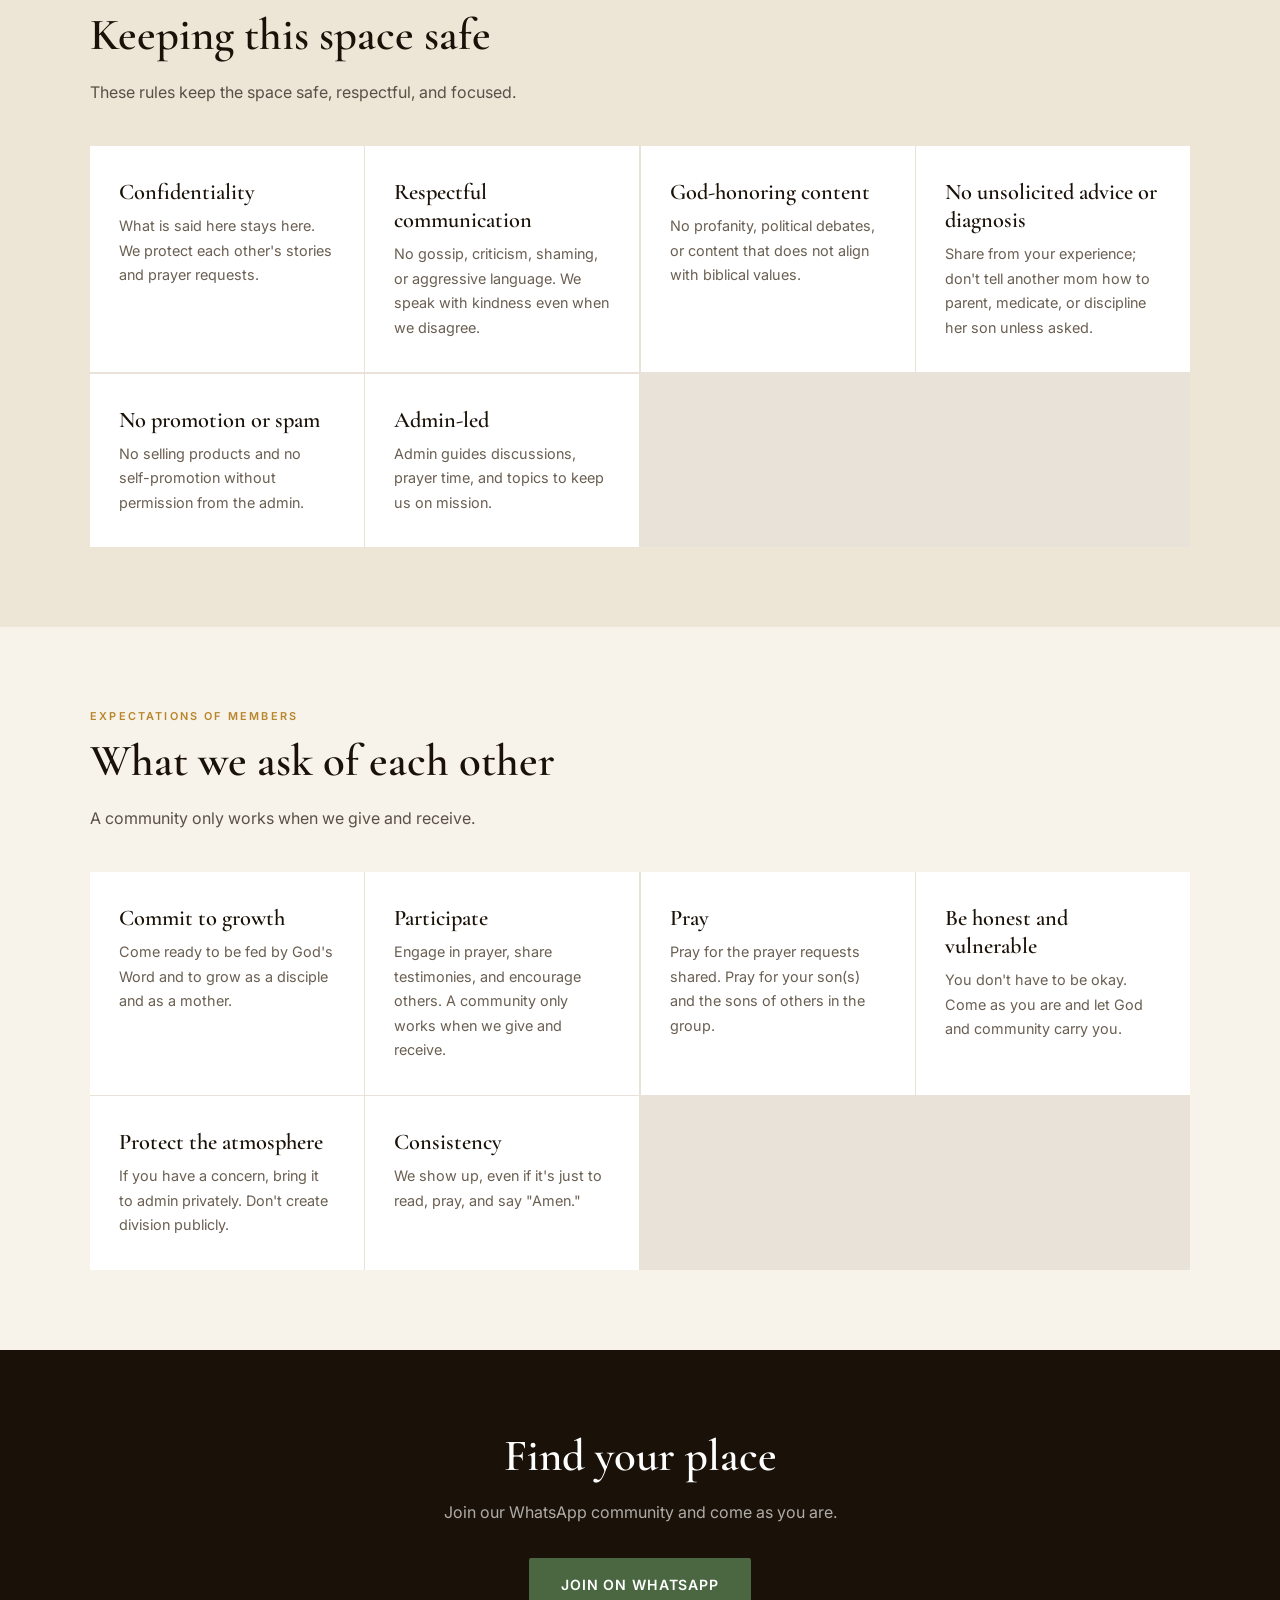
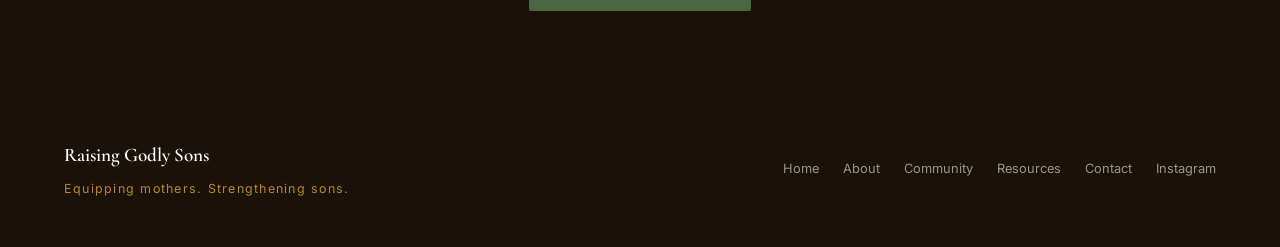
<file: community.html>
<!DOCTYPE html>
<html lang="en">
<head>
<meta charset="UTF-8">
<meta name="viewport" content="width=device-width, initial-scale=1.0">
<title>Community — Raising Godly Sons</title>
<link href="https://fonts.googleapis.com/css2?family=Cormorant+Garamond:ital,wght@0,400;0,600;1,400;1,600&family=Inter:wght@300;400;500;600&display=swap" rel="stylesheet">
<style>
:root{--ink:#1a1208;--warm:#f7f2ea;--parch:#ede5d5;--gold:#b8862a;--olive:#4a6741;--mist:#e8e2d8;--white:#fff}
*,*::before,*::after{box-sizing:border-box;margin:0;padding:0}
html{scroll-behavior:smooth}
body{font-family:'Inter',sans-serif;background:var(--warm);color:var(--ink);font-size:16px;line-height:1.7;overflow-x:hidden}
a:focus-visible,button:focus-visible,input:focus-visible,select:focus-visible,textarea:focus-visible{outline:2px solid var(--gold);outline-offset:2px}
nav{position:fixed;top:0;left:0;right:0;z-index:100;display:flex;align-items:center;justify-content:space-between;padding:1rem 5%;background:rgba(247,242,234,.94);backdrop-filter:blur(8px);border-bottom:1px solid var(--mist)}
.nav-logo{font-family:'Cormorant Garamond',serif;font-size:1.1rem;font-weight:600;letter-spacing:.04em;color:var(--ink);text-decoration:none;line-height:1.2}
.nav-logo span{display:block;font-weight:400;font-size:.75rem;color:var(--gold);letter-spacing:.12em;text-transform:uppercase}
.nav-links{display:flex;gap:2rem;list-style:none}
.nav-links a{text-decoration:none;color:var(--ink);font-size:.85rem;font-weight:500;letter-spacing:.04em;padding-bottom:3px;border-bottom:2px solid transparent;transition:color .2s}
.nav-links a:hover{color:var(--gold)}
.nav-links a.active{border-color:var(--gold)}
.nav-cta,.btn-primary{background:var(--olive);color:var(--white);padding:.55rem 1.4rem;border-radius:2px;font-size:.82rem;font-weight:600;letter-spacing:.06em;text-transform:uppercase;text-decoration:none;transition:background .2s;display:inline-block}
.btn-primary{padding:.9rem 2rem;font-size:.88rem}
.nav-cta:hover,.btn-primary:hover{background:var(--ink)}
.page-head{padding:150px 5% 70px;background:var(--parch);text-align:center}
.page-head-inner{max-width:680px;margin:0 auto}
.section-label{font-size:.68rem;font-weight:600;letter-spacing:.2em;text-transform:uppercase;color:var(--gold);margin-bottom:.6rem;display:block}
h1,h2,h3{font-family:'Cormorant Garamond',serif;font-weight:600;color:var(--ink)}
h1{font-size:clamp(2.6rem,6vw,4.2rem);line-height:1.12;margin-bottom:1rem}
h1 em{font-style:italic;color:var(--olive)}
h2{font-size:clamp(2rem,4vw,2.8rem);line-height:1.2;margin-bottom:1rem}
h3{font-size:1.4rem;line-height:1.25;margin-bottom:.5rem}
.lead{font-size:1.1rem;color:#4a4035;font-weight:300;line-height:1.8}
section{padding:80px 5%}
.wrap{max-width:1100px;margin:0 auto}
.narrow{max-width:680px}
.intro{color:#5a5047;margin-bottom:2.5rem;max-width:560px}
.alt{background:var(--parch)}
.dark{background:var(--olive);color:var(--white)}
.dark h2,.dark h3{color:var(--white)}
.dark .section-label{color:rgba(255,255,255,.6)}
.dark .intro{color:rgba(255,255,255,.75)}
.quote{font-family:'Cormorant Garamond',serif;font-style:italic;font-size:1.6rem;line-height:1.5;color:#4a4035;max-width:700px;margin:0 auto;text-align:center}
.grid{display:grid;grid-template-columns:repeat(auto-fit,minmax(260px,1fr));gap:1.5px;background:var(--mist)}
.card{background:var(--white);padding:2rem 1.8rem;transition:background .2s}
.card:hover{background:var(--parch)}
.card p{font-size:.9rem;color:#6a5f52}
.card .tag{font-size:.65rem;font-weight:600;letter-spacing:.16em;text-transform:uppercase;color:var(--gold);margin-bottom:.4rem}
.split{display:grid;grid-template-columns:1fr 1fr;gap:4rem;align-items:start}
.split p{color:#4a4035;margin-bottom:1rem;font-size:.97rem}
.sched-item{display:flex;border-bottom:1px solid rgba(255,255,255,.15)}
.sched-day{width:110px;flex-shrink:0;padding:1.1rem 1rem;font-size:.75rem;font-weight:600;letter-spacing:.12em;text-transform:uppercase;color:rgba(255,255,255,.6);border-right:1px solid rgba(255,255,255,.15)}
.sched-text{padding:1.1rem 1.2rem;font-size:.95rem;color:rgba(255,255,255,.9)}
.group{background:var(--white);border-left:3px solid var(--gold);padding:1.3rem 1.5rem;margin-bottom:1rem}
.group h3{font-size:1.2rem;margin-bottom:.2rem}
.group p{font-size:.88rem;color:#6a5f52}
.res{background:var(--white);border:1px solid var(--mist);padding:1.5rem 1.4rem;transition:border-color .2s}
.res:hover{border-color:var(--gold)}
.res .ic{font-size:1.3rem;margin-bottom:.6rem}
.res h3{font-size:1.1rem;font-family:'Inter',sans-serif;font-weight:600}
.res p{font-size:.82rem;color:#7a6e5f}
.res .badge{display:inline-block;margin-top:.7rem;font-size:.62rem;font-weight:600;letter-spacing:.12em;text-transform:uppercase;color:var(--olive);background:rgba(74,103,65,.1);padding:.2rem .55rem}
.res-grid{display:grid;grid-template-columns:repeat(auto-fill,minmax(230px,1fr));gap:1rem}
form{display:flex;flex-direction:column;gap:1rem}
label{font-size:.8rem;font-weight:600;color:#4a4035}
input,select,textarea{font-family:'Inter',sans-serif;font-size:.92rem;padding:.85rem 1rem;border:1px solid var(--mist);background:var(--white);border-radius:2px;width:100%;color:var(--ink)}
textarea{min-height:130px;resize:vertical}
.btn-gold{background:var(--gold);color:var(--white);border:none;cursor:pointer;padding:.95rem 2rem;font-family:'Inter',sans-serif;font-size:.88rem;font-weight:600;letter-spacing:.08em;text-transform:uppercase;border-radius:2px;transition:background .2s}
.btn-gold:hover{background:#9e7220}
.btn-wa{display:flex;align-items:center;justify-content:center;background:#1c8c4a;color:var(--white);padding:.9rem 2rem;border-radius:2px;font-size:.88rem;font-weight:600;text-decoration:none}
.btn-wa:hover{background:#15703a}
.note{font-size:.8rem;color:#7a6e5f;margin-top:.5rem}
.msg{display:none;background:rgba(74,103,65,.1);border-left:3px solid var(--olive);padding:1rem 1.2rem;font-size:.92rem}
.cta{text-align:center;background:var(--ink);color:var(--white)}
.cta h2{color:var(--white)}
.cta p{color:rgba(255,255,255,.65);margin:0 auto 2rem;max-width:520px}
footer{background:var(--ink);color:rgba(255,255,255,.45);padding:3rem 5%;display:grid;grid-template-columns:1fr auto;gap:2rem;align-items:center}
.footer-logo{font-family:'Cormorant Garamond',serif;font-size:1.2rem;font-weight:600;color:var(--white);margin-bottom:.4rem}
.footer-tagline{font-size:.78rem;letter-spacing:.1em;color:var(--gold)}
.footer-links{display:flex;gap:1.5rem;flex-wrap:wrap}
.footer-links a{color:rgba(255,255,255,.55);text-decoration:none;font-size:.8rem}
.footer-links a:hover{color:var(--gold)}
@media(max-width:768px){nav{padding:.8rem 4%}.nav-links{display:none}.page-head{padding:110px 4% 50px}section{padding:60px 4%}.split{grid-template-columns:1fr;gap:2rem}footer{grid-template-columns:1fr}.sched-day{width:90px}}
@media(prefers-reduced-motion:reduce){*{transition:none!important;scroll-behavior:auto!important}}
.menu-btn{display:none;background:none;border:1px solid var(--mist);border-radius:2px;font-size:1.2rem;line-height:1;padding:.4rem .7rem;cursor:pointer;color:var(--ink)}
@media(max-width:768px){.menu-btn{display:block;margin-left:auto;margin-right:.6rem}.nav-cta{padding:.5rem .9rem;font-size:.7rem}.nav-links.open{display:flex;flex-direction:column;gap:1rem;position:absolute;top:100%;left:0;right:0;background:var(--warm);padding:1.2rem 5%;border-bottom:1px solid var(--mist)}}
</style>
</head>
<body>
<nav>
  <a href="index.html" class="nav-logo">Raising Godly Sons<span>Ministry</span></a>
  <ul class="nav-links"><li><a href="index.html">Home</a></li><li><a href="about.html">About</a></li><li><a href="community.html" class="active">Community</a></li><li><a href="resources.html">Resources</a></li><li><a href="contact.html">Contact</a></li></ul>
  <button class="menu-btn" aria-label="Menu" aria-expanded="false">&#9776;</button>
  <a href="contact.html" class="nav-cta">Join the Community</a>
</nav>
<header class="page-head">
  <div class="page-head-inner">
    <span class="section-label">Inside the community</span>
    <h1>Real moms, walking by <em>grace</em></h1>
    <p class="lead">This is a safe place: no perfection, no judgment. We pray together, share testimonies, and agree in prayer for each other's sons.</p>
  </div>
</header>

<section>
  <div class="wrap narrow">
    <span class="section-label">Community expectation</span>
    <h2>In Raising Godly Sons, we...</h2>
    <div class="group"><h3>🙏 Pray together every week</h3></div>
    <div class="group"><h3>✨ Share testimonies of how God is answering</h3></div>
    <div class="group"><h3>🤝 Agree in prayer for each other's sons</h3></div>
  </div>
</section>

<section class="dark">
  <div class="wrap" style="max-width:760px">
    <span class="section-label">Weekly rhythm</span>
    <h2>A predictable week you can lean on</h2>
    <p class="intro">Three simple touchpoints each week, so you always know what to expect.</p>
    <div>
      <div class="sched-item"><div class="sched-day">Monday</div><div class="sched-text">Scripture encouragement post or message</div></div>
      <div class="sched-item"><div class="sched-day">Tuesday</div><div class="sched-text">Teaching and practical action steps for mothers</div></div>
      <div class="sched-item"><div class="sched-day">Thursday</div><div class="sched-text">Prayer meeting and testimony sharing from community members</div></div>
    </div>
  </div>
</section>

<section class="alt">
  <div class="wrap">
    <span class="section-label">Community rules</span>
    <h2>Keeping this space safe</h2>
    <p class="intro">These rules keep the space safe, respectful, and focused.</p>
    <div class="grid"><div class="card"><h3>Confidentiality</h3><p>What is said here stays here. We protect each other's stories and prayer requests.</p></div><div class="card"><h3>Respectful communication</h3><p>No gossip, criticism, shaming, or aggressive language. We speak with kindness even when we disagree.</p></div><div class="card"><h3>God-honoring content</h3><p>No profanity, political debates, or content that does not align with biblical values.</p></div><div class="card"><h3>No unsolicited advice or diagnosis</h3><p>Share from your experience; don't tell another mom how to parent, medicate, or discipline her son unless asked.</p></div><div class="card"><h3>No promotion or spam</h3><p>No selling products and no self-promotion without permission from the admin.</p></div><div class="card"><h3>Admin-led</h3><p>Admin guides discussions, prayer time, and topics to keep us on mission.</p></div></div>
  </div>
</section>

<section>
  <div class="wrap">
    <span class="section-label">Expectations of members</span>
    <h2>What we ask of each other</h2>
    <p class="intro">A community only works when we give and receive.</p>
    <div class="grid"><div class="card"><h3>Commit to growth</h3><p>Come ready to be fed by God's Word and to grow as a disciple and as a mother.</p></div><div class="card"><h3>Participate</h3><p>Engage in prayer, share testimonies, and encourage others. A community only works when we give and receive.</p></div><div class="card"><h3>Pray</h3><p>Pray for the prayer requests shared. Pray for your son(s) and the sons of others in the group.</p></div><div class="card"><h3>Be honest and vulnerable</h3><p>You don't have to be okay. Come as you are and let God and community carry you.</p></div><div class="card"><h3>Protect the atmosphere</h3><p>If you have a concern, bring it to admin privately. Don't create division publicly.</p></div><div class="card"><h3>Consistency</h3><p>We show up, even if it's just to read, pray, and say "Amen."</p></div></div>
  </div>
</section>

<section class="cta">
  <div class="wrap">
    <h2>Find your place</h2>
    <p>Join our WhatsApp community and come as you are.</p>
    <a href="https://chat.whatsapp.com/DWIvNylSWuJKzpMsFcnPOR?mode=gi_t" class="btn-primary" target="_blank" rel="noopener">Join on WhatsApp</a>
  </div>
</section>

<footer>
  <div><div class="footer-logo">Raising Godly Sons</div><div class="footer-tagline">Equipping mothers. Strengthening sons.</div></div>
  <div class="footer-links"><a href="index.html">Home</a><a href="about.html">About</a><a href="community.html">Community</a><a href="resources.html">Resources</a><a href="contact.html">Contact</a><a href="https://instagram.com/raisinggodlysons_" target="_blank" rel="noopener">Instagram</a></div>
</footer>
<script>document.querySelector('.menu-btn').addEventListener('click',function(){var o=document.querySelector('.nav-links').classList.toggle('open');this.setAttribute('aria-expanded',o)});</script>
</body>
</html>
</file>
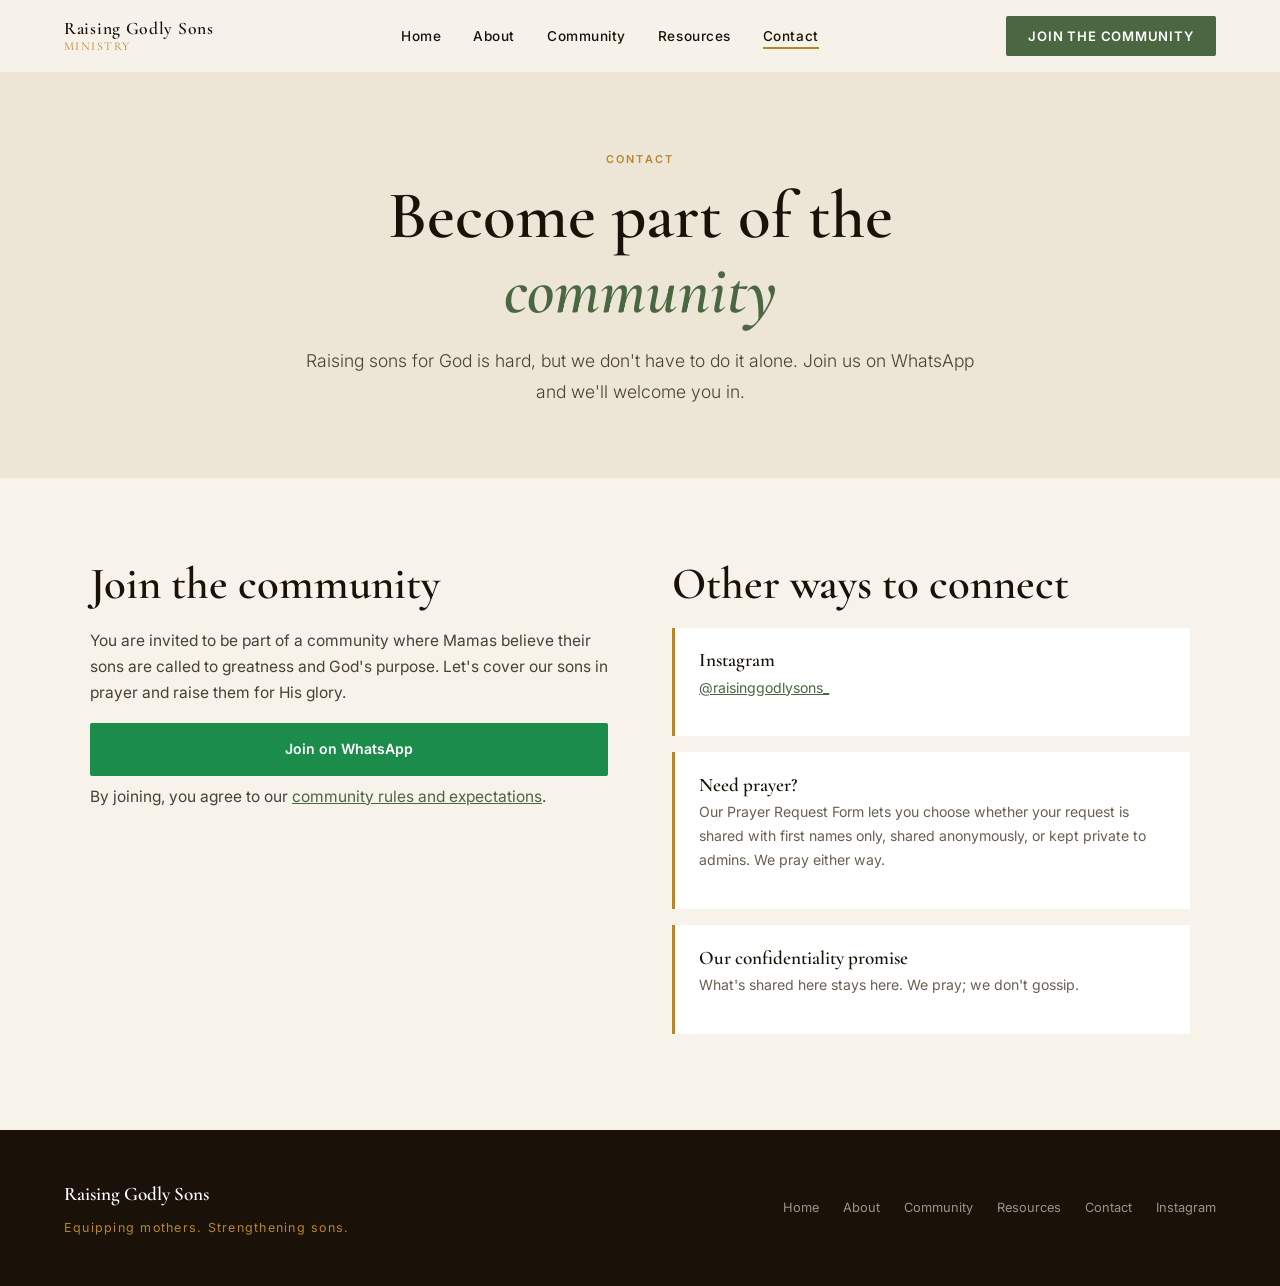
<file: contact.html>
<!DOCTYPE html>
<html lang="en">
<head>
<meta charset="UTF-8">
<meta name="viewport" content="width=device-width, initial-scale=1.0">
<title>Contact — Raising Godly Sons</title>
<link href="https://fonts.googleapis.com/css2?family=Cormorant+Garamond:ital,wght@0,400;0,600;1,400;1,600&family=Inter:wght@300;400;500;600&display=swap" rel="stylesheet">
<style>
:root{--ink:#1a1208;--warm:#f7f2ea;--parch:#ede5d5;--gold:#b8862a;--olive:#4a6741;--mist:#e8e2d8;--white:#fff}
*,*::before,*::after{box-sizing:border-box;margin:0;padding:0}
html{scroll-behavior:smooth}
body{font-family:'Inter',sans-serif;background:var(--warm);color:var(--ink);font-size:16px;line-height:1.7;overflow-x:hidden}
a:focus-visible,button:focus-visible,input:focus-visible,select:focus-visible,textarea:focus-visible{outline:2px solid var(--gold);outline-offset:2px}
nav{position:fixed;top:0;left:0;right:0;z-index:100;display:flex;align-items:center;justify-content:space-between;padding:1rem 5%;background:rgba(247,242,234,.94);backdrop-filter:blur(8px);border-bottom:1px solid var(--mist)}
.nav-logo{font-family:'Cormorant Garamond',serif;font-size:1.1rem;font-weight:600;letter-spacing:.04em;color:var(--ink);text-decoration:none;line-height:1.2}
.nav-logo span{display:block;font-weight:400;font-size:.75rem;color:var(--gold);letter-spacing:.12em;text-transform:uppercase}
.nav-links{display:flex;gap:2rem;list-style:none}
.nav-links a{text-decoration:none;color:var(--ink);font-size:.85rem;font-weight:500;letter-spacing:.04em;padding-bottom:3px;border-bottom:2px solid transparent;transition:color .2s}
.nav-links a:hover{color:var(--gold)}
.nav-links a.active{border-color:var(--gold)}
.nav-cta,.btn-primary{background:var(--olive);color:var(--white);padding:.55rem 1.4rem;border-radius:2px;font-size:.82rem;font-weight:600;letter-spacing:.06em;text-transform:uppercase;text-decoration:none;transition:background .2s;display:inline-block}
.btn-primary{padding:.9rem 2rem;font-size:.88rem}
.nav-cta:hover,.btn-primary:hover{background:var(--ink)}
.page-head{padding:150px 5% 70px;background:var(--parch);text-align:center}
.page-head-inner{max-width:680px;margin:0 auto}
.section-label{font-size:.68rem;font-weight:600;letter-spacing:.2em;text-transform:uppercase;color:var(--gold);margin-bottom:.6rem;display:block}
h1,h2,h3{font-family:'Cormorant Garamond',serif;font-weight:600;color:var(--ink)}
h1{font-size:clamp(2.6rem,6vw,4.2rem);line-height:1.12;margin-bottom:1rem}
h1 em{font-style:italic;color:var(--olive)}
h2{font-size:clamp(2rem,4vw,2.8rem);line-height:1.2;margin-bottom:1rem}
h3{font-size:1.4rem;line-height:1.25;margin-bottom:.5rem}
.lead{font-size:1.1rem;color:#4a4035;font-weight:300;line-height:1.8}
section{padding:80px 5%}
.wrap{max-width:1100px;margin:0 auto}
.narrow{max-width:680px}
.intro{color:#5a5047;margin-bottom:2.5rem;max-width:560px}
.alt{background:var(--parch)}
.dark{background:var(--olive);color:var(--white)}
.dark h2,.dark h3{color:var(--white)}
.dark .section-label{color:rgba(255,255,255,.6)}
.dark .intro{color:rgba(255,255,255,.75)}
.quote{font-family:'Cormorant Garamond',serif;font-style:italic;font-size:1.6rem;line-height:1.5;color:#4a4035;max-width:700px;margin:0 auto;text-align:center}
.grid{display:grid;grid-template-columns:repeat(auto-fit,minmax(260px,1fr));gap:1.5px;background:var(--mist)}
.card{background:var(--white);padding:2rem 1.8rem;transition:background .2s}
.card:hover{background:var(--parch)}
.card p{font-size:.9rem;color:#6a5f52}
.card .tag{font-size:.65rem;font-weight:600;letter-spacing:.16em;text-transform:uppercase;color:var(--gold);margin-bottom:.4rem}
.split{display:grid;grid-template-columns:1fr 1fr;gap:4rem;align-items:start}
.split p{color:#4a4035;margin-bottom:1rem;font-size:.97rem}
.sched-item{display:flex;border-bottom:1px solid rgba(255,255,255,.15)}
.sched-day{width:110px;flex-shrink:0;padding:1.1rem 1rem;font-size:.75rem;font-weight:600;letter-spacing:.12em;text-transform:uppercase;color:rgba(255,255,255,.6);border-right:1px solid rgba(255,255,255,.15)}
.sched-text{padding:1.1rem 1.2rem;font-size:.95rem;color:rgba(255,255,255,.9)}
.group{background:var(--white);border-left:3px solid var(--gold);padding:1.3rem 1.5rem;margin-bottom:1rem}
.group h3{font-size:1.2rem;margin-bottom:.2rem}
.group p{font-size:.88rem;color:#6a5f52}
.res{background:var(--white);border:1px solid var(--mist);padding:1.5rem 1.4rem;transition:border-color .2s}
.res:hover{border-color:var(--gold)}
.res .ic{font-size:1.3rem;margin-bottom:.6rem}
.res h3{font-size:1.1rem;font-family:'Inter',sans-serif;font-weight:600}
.res p{font-size:.82rem;color:#7a6e5f}
.res .badge{display:inline-block;margin-top:.7rem;font-size:.62rem;font-weight:600;letter-spacing:.12em;text-transform:uppercase;color:var(--olive);background:rgba(74,103,65,.1);padding:.2rem .55rem}
.res-grid{display:grid;grid-template-columns:repeat(auto-fill,minmax(230px,1fr));gap:1rem}
form{display:flex;flex-direction:column;gap:1rem}
label{font-size:.8rem;font-weight:600;color:#4a4035}
input,select,textarea{font-family:'Inter',sans-serif;font-size:.92rem;padding:.85rem 1rem;border:1px solid var(--mist);background:var(--white);border-radius:2px;width:100%;color:var(--ink)}
textarea{min-height:130px;resize:vertical}
.btn-gold{background:var(--gold);color:var(--white);border:none;cursor:pointer;padding:.95rem 2rem;font-family:'Inter',sans-serif;font-size:.88rem;font-weight:600;letter-spacing:.08em;text-transform:uppercase;border-radius:2px;transition:background .2s}
.btn-gold:hover{background:#9e7220}
.btn-wa{display:flex;align-items:center;justify-content:center;background:#1c8c4a;color:var(--white);padding:.9rem 2rem;border-radius:2px;font-size:.88rem;font-weight:600;text-decoration:none}
.btn-wa:hover{background:#15703a}
.note{font-size:.8rem;color:#7a6e5f;margin-top:.5rem}
.msg{display:none;background:rgba(74,103,65,.1);border-left:3px solid var(--olive);padding:1rem 1.2rem;font-size:.92rem}
.cta{text-align:center;background:var(--ink);color:var(--white)}
.cta h2{color:var(--white)}
.cta p{color:rgba(255,255,255,.65);margin:0 auto 2rem;max-width:520px}
footer{background:var(--ink);color:rgba(255,255,255,.45);padding:3rem 5%;display:grid;grid-template-columns:1fr auto;gap:2rem;align-items:center}
.footer-logo{font-family:'Cormorant Garamond',serif;font-size:1.2rem;font-weight:600;color:var(--white);margin-bottom:.4rem}
.footer-tagline{font-size:.78rem;letter-spacing:.1em;color:var(--gold)}
.footer-links{display:flex;gap:1.5rem;flex-wrap:wrap}
.footer-links a{color:rgba(255,255,255,.55);text-decoration:none;font-size:.8rem}
.footer-links a:hover{color:var(--gold)}
@media(max-width:768px){nav{padding:.8rem 4%}.nav-links{display:none}.page-head{padding:110px 4% 50px}section{padding:60px 4%}.split{grid-template-columns:1fr;gap:2rem}footer{grid-template-columns:1fr}.sched-day{width:90px}}
@media(prefers-reduced-motion:reduce){*{transition:none!important;scroll-behavior:auto!important}}
.menu-btn{display:none;background:none;border:1px solid var(--mist);border-radius:2px;font-size:1.2rem;line-height:1;padding:.4rem .7rem;cursor:pointer;color:var(--ink)}
@media(max-width:768px){.menu-btn{display:block;margin-left:auto;margin-right:.6rem}.nav-cta{padding:.5rem .9rem;font-size:.7rem}.nav-links.open{display:flex;flex-direction:column;gap:1rem;position:absolute;top:100%;left:0;right:0;background:var(--warm);padding:1.2rem 5%;border-bottom:1px solid var(--mist)}}
</style>
</head>
<body>
<nav>
  <a href="index.html" class="nav-logo">Raising Godly Sons<span>Ministry</span></a>
  <ul class="nav-links"><li><a href="index.html">Home</a></li><li><a href="about.html">About</a></li><li><a href="community.html">Community</a></li><li><a href="resources.html">Resources</a></li><li><a href="contact.html" class="active">Contact</a></li></ul>
  <button class="menu-btn" aria-label="Menu" aria-expanded="false">&#9776;</button>
  <a href="contact.html" class="nav-cta">Join the Community</a>
</nav>
<header class="page-head">
  <div class="page-head-inner">
    <span class="section-label">Contact</span>
    <h1>Become part of the <em>community</em></h1>
    <p class="lead">Raising sons for God is hard, but we don't have to do it alone. Join us on WhatsApp and we'll welcome you in.</p>
  </div>
</header>

<section>
  <div class="wrap split">
    <div>
      <h2>Join the community</h2>
      <p>You are invited to be part of a community where Mamas believe their sons are called to greatness and God's purpose. Let's cover our sons in prayer and raise them for His glory.</p>
      <a href="https://chat.whatsapp.com/DWIvNylSWuJKzpMsFcnPOR?mode=gi_t" class="btn-wa" target="_blank" rel="noopener">Join on WhatsApp</a>
      <p class="note">By joining, you agree to our <a href="community.html" style="color:var(--olive)">community rules and expectations</a>.</p>
    </div>
    <div>
      <h2>Other ways to connect</h2>
      <div class="group"><h3>Instagram</h3><p><a href="https://instagram.com/raisinggodlysons_" target="_blank" rel="noopener" style="color:var(--olive)">@raisinggodlysons_</a></p></div>
      <div class="group"><h3>Need prayer?</h3><p>Our Prayer Request Form lets you choose whether your request is shared with first names only, shared anonymously, or kept private to admins. We pray either way.</p></div>
      <div class="group"><h3>Our confidentiality promise</h3><p>What's shared here stays here. We pray; we don't gossip.</p></div>
    </div>
  </div>
</section>

<footer>
  <div><div class="footer-logo">Raising Godly Sons</div><div class="footer-tagline">Equipping mothers. Strengthening sons.</div></div>
  <div class="footer-links"><a href="index.html">Home</a><a href="about.html">About</a><a href="community.html">Community</a><a href="resources.html">Resources</a><a href="contact.html">Contact</a><a href="https://instagram.com/raisinggodlysons_" target="_blank" rel="noopener">Instagram</a></div>
</footer>
<script>document.querySelector('.menu-btn').addEventListener('click',function(){var o=document.querySelector('.nav-links').classList.toggle('open');this.setAttribute('aria-expanded',o)});</script>
</body>
</html>
</file>
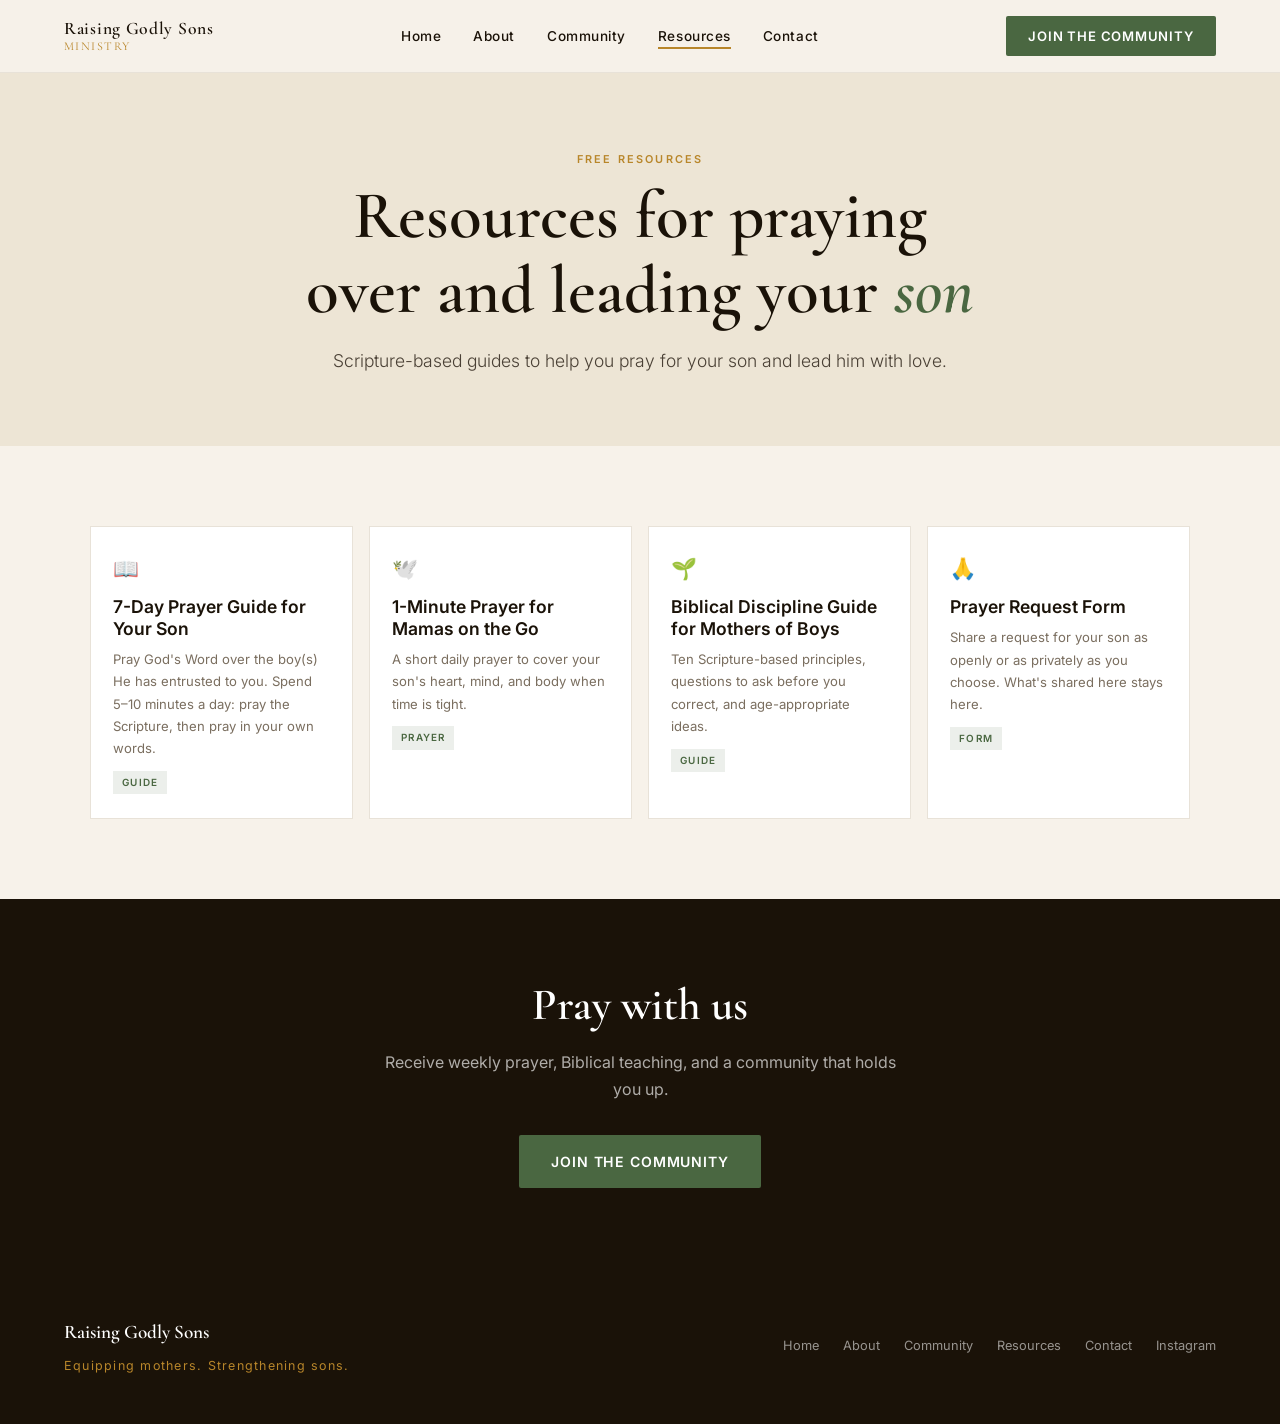
<file: resources.html>
<!DOCTYPE html>
<html lang="en">
<head>
<meta charset="UTF-8">
<meta name="viewport" content="width=device-width, initial-scale=1.0">
<title>Resources — Raising Godly Sons</title>
<link href="https://fonts.googleapis.com/css2?family=Cormorant+Garamond:ital,wght@0,400;0,600;1,400;1,600&family=Inter:wght@300;400;500;600&display=swap" rel="stylesheet">
<style>
:root{--ink:#1a1208;--warm:#f7f2ea;--parch:#ede5d5;--gold:#b8862a;--olive:#4a6741;--mist:#e8e2d8;--white:#fff}
*,*::before,*::after{box-sizing:border-box;margin:0;padding:0}
html{scroll-behavior:smooth}
body{font-family:'Inter',sans-serif;background:var(--warm);color:var(--ink);font-size:16px;line-height:1.7;overflow-x:hidden}
a:focus-visible,button:focus-visible,input:focus-visible,select:focus-visible,textarea:focus-visible{outline:2px solid var(--gold);outline-offset:2px}
nav{position:fixed;top:0;left:0;right:0;z-index:100;display:flex;align-items:center;justify-content:space-between;padding:1rem 5%;background:rgba(247,242,234,.94);backdrop-filter:blur(8px);border-bottom:1px solid var(--mist)}
.nav-logo{font-family:'Cormorant Garamond',serif;font-size:1.1rem;font-weight:600;letter-spacing:.04em;color:var(--ink);text-decoration:none;line-height:1.2}
.nav-logo span{display:block;font-weight:400;font-size:.75rem;color:var(--gold);letter-spacing:.12em;text-transform:uppercase}
.nav-links{display:flex;gap:2rem;list-style:none}
.nav-links a{text-decoration:none;color:var(--ink);font-size:.85rem;font-weight:500;letter-spacing:.04em;padding-bottom:3px;border-bottom:2px solid transparent;transition:color .2s}
.nav-links a:hover{color:var(--gold)}
.nav-links a.active{border-color:var(--gold)}
.nav-cta,.btn-primary{background:var(--olive);color:var(--white);padding:.55rem 1.4rem;border-radius:2px;font-size:.82rem;font-weight:600;letter-spacing:.06em;text-transform:uppercase;text-decoration:none;transition:background .2s;display:inline-block}
.btn-primary{padding:.9rem 2rem;font-size:.88rem}
.nav-cta:hover,.btn-primary:hover{background:var(--ink)}
.page-head{padding:150px 5% 70px;background:var(--parch);text-align:center}
.page-head-inner{max-width:680px;margin:0 auto}
.section-label{font-size:.68rem;font-weight:600;letter-spacing:.2em;text-transform:uppercase;color:var(--gold);margin-bottom:.6rem;display:block}
h1,h2,h3{font-family:'Cormorant Garamond',serif;font-weight:600;color:var(--ink)}
h1{font-size:clamp(2.6rem,6vw,4.2rem);line-height:1.12;margin-bottom:1rem}
h1 em{font-style:italic;color:var(--olive)}
h2{font-size:clamp(2rem,4vw,2.8rem);line-height:1.2;margin-bottom:1rem}
h3{font-size:1.4rem;line-height:1.25;margin-bottom:.5rem}
.lead{font-size:1.1rem;color:#4a4035;font-weight:300;line-height:1.8}
section{padding:80px 5%}
.wrap{max-width:1100px;margin:0 auto}
.narrow{max-width:680px}
.intro{color:#5a5047;margin-bottom:2.5rem;max-width:560px}
.alt{background:var(--parch)}
.dark{background:var(--olive);color:var(--white)}
.dark h2,.dark h3{color:var(--white)}
.dark .section-label{color:rgba(255,255,255,.6)}
.dark .intro{color:rgba(255,255,255,.75)}
.quote{font-family:'Cormorant Garamond',serif;font-style:italic;font-size:1.6rem;line-height:1.5;color:#4a4035;max-width:700px;margin:0 auto;text-align:center}
.grid{display:grid;grid-template-columns:repeat(auto-fit,minmax(260px,1fr));gap:1.5px;background:var(--mist)}
.card{background:var(--white);padding:2rem 1.8rem;transition:background .2s}
.card:hover{background:var(--parch)}
.card p{font-size:.9rem;color:#6a5f52}
.card .tag{font-size:.65rem;font-weight:600;letter-spacing:.16em;text-transform:uppercase;color:var(--gold);margin-bottom:.4rem}
.split{display:grid;grid-template-columns:1fr 1fr;gap:4rem;align-items:start}
.split p{color:#4a4035;margin-bottom:1rem;font-size:.97rem}
.sched-item{display:flex;border-bottom:1px solid rgba(255,255,255,.15)}
.sched-day{width:110px;flex-shrink:0;padding:1.1rem 1rem;font-size:.75rem;font-weight:600;letter-spacing:.12em;text-transform:uppercase;color:rgba(255,255,255,.6);border-right:1px solid rgba(255,255,255,.15)}
.sched-text{padding:1.1rem 1.2rem;font-size:.95rem;color:rgba(255,255,255,.9)}
.group{background:var(--white);border-left:3px solid var(--gold);padding:1.3rem 1.5rem;margin-bottom:1rem}
.group h3{font-size:1.2rem;margin-bottom:.2rem}
.group p{font-size:.88rem;color:#6a5f52}
.res{background:var(--white);border:1px solid var(--mist);padding:1.5rem 1.4rem;transition:border-color .2s}
.res:hover{border-color:var(--gold)}
.res .ic{font-size:1.3rem;margin-bottom:.6rem}
.res h3{font-size:1.1rem;font-family:'Inter',sans-serif;font-weight:600}
.res p{font-size:.82rem;color:#7a6e5f}
.res .badge{display:inline-block;margin-top:.7rem;font-size:.62rem;font-weight:600;letter-spacing:.12em;text-transform:uppercase;color:var(--olive);background:rgba(74,103,65,.1);padding:.2rem .55rem}
.res-grid{display:grid;grid-template-columns:repeat(auto-fill,minmax(230px,1fr));gap:1rem}
form{display:flex;flex-direction:column;gap:1rem}
label{font-size:.8rem;font-weight:600;color:#4a4035}
input,select,textarea{font-family:'Inter',sans-serif;font-size:.92rem;padding:.85rem 1rem;border:1px solid var(--mist);background:var(--white);border-radius:2px;width:100%;color:var(--ink)}
textarea{min-height:130px;resize:vertical}
.btn-gold{background:var(--gold);color:var(--white);border:none;cursor:pointer;padding:.95rem 2rem;font-family:'Inter',sans-serif;font-size:.88rem;font-weight:600;letter-spacing:.08em;text-transform:uppercase;border-radius:2px;transition:background .2s}
.btn-gold:hover{background:#9e7220}
.btn-wa{display:flex;align-items:center;justify-content:center;background:#1c8c4a;color:var(--white);padding:.9rem 2rem;border-radius:2px;font-size:.88rem;font-weight:600;text-decoration:none}
.btn-wa:hover{background:#15703a}
.note{font-size:.8rem;color:#7a6e5f;margin-top:.5rem}
.msg{display:none;background:rgba(74,103,65,.1);border-left:3px solid var(--olive);padding:1rem 1.2rem;font-size:.92rem}
.cta{text-align:center;background:var(--ink);color:var(--white)}
.cta h2{color:var(--white)}
.cta p{color:rgba(255,255,255,.65);margin:0 auto 2rem;max-width:520px}
footer{background:var(--ink);color:rgba(255,255,255,.45);padding:3rem 5%;display:grid;grid-template-columns:1fr auto;gap:2rem;align-items:center}
.footer-logo{font-family:'Cormorant Garamond',serif;font-size:1.2rem;font-weight:600;color:var(--white);margin-bottom:.4rem}
.footer-tagline{font-size:.78rem;letter-spacing:.1em;color:var(--gold)}
.footer-links{display:flex;gap:1.5rem;flex-wrap:wrap}
.footer-links a{color:rgba(255,255,255,.55);text-decoration:none;font-size:.8rem}
.footer-links a:hover{color:var(--gold)}
@media(max-width:768px){nav{padding:.8rem 4%}.nav-links{display:none}.page-head{padding:110px 4% 50px}section{padding:60px 4%}.split{grid-template-columns:1fr;gap:2rem}footer{grid-template-columns:1fr}.sched-day{width:90px}}
@media(prefers-reduced-motion:reduce){*{transition:none!important;scroll-behavior:auto!important}}
.menu-btn{display:none;background:none;border:1px solid var(--mist);border-radius:2px;font-size:1.2rem;line-height:1;padding:.4rem .7rem;cursor:pointer;color:var(--ink)}
@media(max-width:768px){.menu-btn{display:block;margin-left:auto;margin-right:.6rem}.nav-cta{padding:.5rem .9rem;font-size:.7rem}.nav-links.open{display:flex;flex-direction:column;gap:1rem;position:absolute;top:100%;left:0;right:0;background:var(--warm);padding:1.2rem 5%;border-bottom:1px solid var(--mist)}}
</style>
</head>
<body>
<nav>
  <a href="index.html" class="nav-logo">Raising Godly Sons<span>Ministry</span></a>
  <ul class="nav-links"><li><a href="index.html">Home</a></li><li><a href="about.html">About</a></li><li><a href="community.html">Community</a></li><li><a href="resources.html" class="active">Resources</a></li><li><a href="contact.html">Contact</a></li></ul>
  <button class="menu-btn" aria-label="Menu" aria-expanded="false">&#9776;</button>
  <a href="contact.html" class="nav-cta">Join the Community</a>
</nav>
<header class="page-head">
  <div class="page-head-inner">
    <span class="section-label">Free resources</span>
    <h1>Resources for praying over and leading your <em>son</em></h1>
    <p class="lead">Scripture-based guides to help you pray for your son and lead him with love.</p>
  </div>
</header>

<section>
  <div class="wrap">
    <div class="res-grid">
      <div class="res"><div class="ic">📖</div><h3>7-Day Prayer Guide for Your Son</h3><p>Pray God's Word over the boy(s) He has entrusted to you. Spend 5–10 minutes a day: pray the Scripture, then pray in your own words.</p><span class="badge">Guide</span></div>
      <div class="res"><div class="ic">🕊️</div><h3>1-Minute Prayer for Mamas on the Go</h3><p>A short daily prayer to cover your son's heart, mind, and body when time is tight.</p><span class="badge">Prayer</span></div>
      <div class="res"><div class="ic">🌱</div><h3>Biblical Discipline Guide for Mothers of Boys</h3><p>Ten Scripture-based principles, questions to ask before you correct, and age-appropriate ideas.</p><span class="badge">Guide</span></div>
      <div class="res"><div class="ic">🙏</div><h3>Prayer Request Form</h3><p>Share a request for your son as openly or as privately as you choose. What's shared here stays here.</p><span class="badge">Form</span></div>
    </div>
  </div>
</section>

<section class="cta">
  <div class="wrap">
    <h2>Pray with us</h2>
    <p>Receive weekly prayer, Biblical teaching, and a community that holds you up.</p>
    <a href="contact.html" class="btn-primary">Join the community</a>
  </div>
</section>

<footer>
  <div><div class="footer-logo">Raising Godly Sons</div><div class="footer-tagline">Equipping mothers. Strengthening sons.</div></div>
  <div class="footer-links"><a href="index.html">Home</a><a href="about.html">About</a><a href="community.html">Community</a><a href="resources.html">Resources</a><a href="contact.html">Contact</a><a href="https://instagram.com/raisinggodlysons_" target="_blank" rel="noopener">Instagram</a></div>
</footer>
<script>document.querySelector('.menu-btn').addEventListener('click',function(){var o=document.querySelector('.nav-links').classList.toggle('open');this.setAttribute('aria-expanded',o)});</script>
</body>
</html>
</file>
